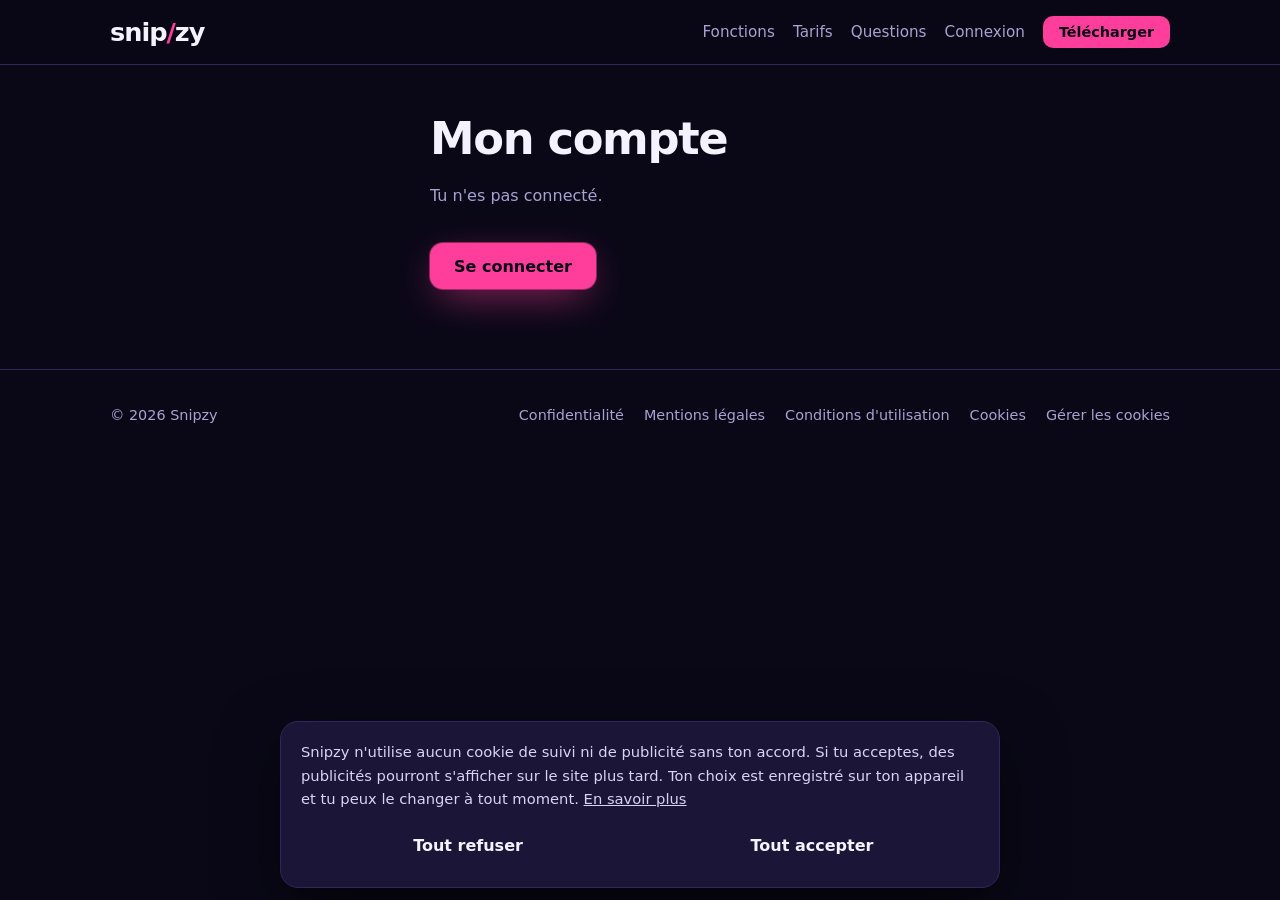
<file: compte.html>
<!doctype html>
<html lang="fr"><head><meta charset="utf-8">
<meta http-equiv="Content-Security-Policy" content="default-src 'self'; script-src 'self'; style-src 'self' 'unsafe-inline'; img-src 'self' data:; media-src 'self'; font-src 'self'; connect-src 'self' https://lhloyuasymrsghwwcomt.supabase.co; object-src 'none'; base-uri 'self'; form-action 'self'">
<meta name="viewport" content="width=device-width,initial-scale=1">
<title>Mon compte - Snipzy</title>
<meta name="description" content="Ton compte Snipzy.">
<meta name="theme-color" content="#0a0817">
<link rel="icon" href="data:image/svg+xml,%3Csvg xmlns='http://www.w3.org/2000/svg' viewBox='0 0 64 64'%3E%3Crect width='64' height='64' rx='16' fill='%230a0817'/%3E%3Cpath d='M38 12 24 52' stroke='%23ff3d9a' stroke-width='8' stroke-linecap='round'/%3E%3C/svg%3E">
<link rel="stylesheet" href="style.css">
</head>
<body>
<a class="skip" href="#main">Aller au contenu</a>
<header class="nav"><div class="wrap">
  <a class="logo" href="index.html" aria-label="Snipzy, accueil">snip<i>/</i>zy</a>
  <div class="links">
    <a class="l" href="index.html#fonctions">Fonctions</a>
    <a class="l" href="index.html#tarifs">Tarifs</a>
    <a class="l" href="index.html#faq">Questions</a>
    <a class="l keep" id="navAcc" href="connexion.html">Connexion</a>
    <a class="btn small" href="telecharger.html">Télécharger</a>
  </div>
</div></header>
<main id="main">
<div class="auth">
<h1>Mon compte</h1>
<div id="wait" class="msg">Chargement…</div>

<div id="boxOut" hidden>
  <p class="sect-lead">Tu n'es pas connecté.</p>
  <a class="btn" href="connexion.html">Se connecter</a>
</div>

<div id="boxIn" hidden>
  <div class="card"><table class="kv">
    <tr><th>Email</th><td id="cMail"></td></tr>
    <tr><th>Formule</th><td id="cPlan"></td></tr>
    <tr><th>Compte créé le</th><td id="cDate"></td></tr>
  </table></div>
  <h2>Mon abonnement</h2>
  <div id="subOn" hidden>
    <p class="sect-lead" id="subInfo"></p>
    <a class="btn ghost" id="portal" href="#" hidden rel="noopener">Gérer mon abonnement</a>
  </div>
  <div id="subOff" hidden>
    <div class="toggle" role="group" aria-label="Facturation">
      <button type="button" id="bM" aria-pressed="true">Mensuel</button>
      <button type="button" id="bY" aria-pressed="false">Annuel</button>
    </div>
    <div class="plans2">
      <div class="card"><h3>Pro</h3><p class="price2" id="pPro"></p><p>Vidéos illimitées, 1080p, sans filigrane.</p><a class="btn" id="buyPro" href="#">Choisir Pro</a></div>
      <div class="card"><h3>Studio</h3><p class="price2" id="pStudio"></p><p>Tout Pro, sans limite de durée, 3 ordinateurs.</p><a class="btn" id="buyStudio" href="#">Choisir Studio</a></div>
    </div>
    <div class="consent">
      <label><input type="checkbox" id="ok1"><span>J'ai lu et j'accepte les <a href="conditions.html" target="_blank" rel="noopener">conditions d'utilisation</a> et la <a href="confidentialite.html" target="_blank" rel="noopener">politique de confidentialité</a>.</span></label>
      <label><input type="checkbox" id="ok2"><span>Je demande l'accès immédiat au service et je reconnais que mon droit de rétractation de 14 jours peut être limité ou perdu une fois le service commencé (voir l'article 7 des conditions).</span></label>
    </div>
    <p class="fine" id="subNote"></p>
  </div>

  <h2>Changer de mot de passe</h2>
  <form id="fPw" class="form" novalidate>
    <label for="npw">Nouveau mot de passe (10 caractères minimum)</label>
    <input id="npw" type="password" autocomplete="new-password" minlength="10" required>
    <button class="btn" type="submit">Enregistrer</button>
  </form>

  <div class="cta" style="margin-top:28px">
    <button class="btn ghost" type="button" id="logout">Se déconnecter</button>
  </div>

  <h2>Supprimer mon compte</h2>
  <p class="sect-lead">Ton compte et tes données sont effacés définitivement. Cette action est irréversible.</p>
  <button class="btn ghost danger" type="button" id="del">Supprimer mon compte</button>
</div>

<div id="msg" class="msg" role="status" aria-live="polite" hidden></div>
</div>
</main>
<footer><div class="wrap">
  <span>© <span id="yr">2026</span> Snipzy</span>
  <nav aria-label="Pages légales">
    <a href="confidentialite.html">Confidentialité</a>
    <a href="mentions-legales.html">Mentions légales</a>
    <a href="conditions.html">Conditions d'utilisation</a>
    <a href="cookies.html">Cookies</a>
    <button type="button" class="lnk" id="cookie-reopen">Gérer les cookies</button>
  </nav>
</div></footer>

<div id="cookie" role="dialog" aria-label="Choix des cookies" hidden>
  <p>Snipzy n'utilise aucun cookie de suivi ni de publicité sans ton accord. Si tu acceptes, des publicités pourront s'afficher sur le site plus tard. Ton choix est enregistré sur ton appareil et tu peux le changer à tout moment. <a href="cookies.html">En savoir plus</a></p>
  <div class="row">
    <button type="button" class="btn ghost" id="cookie-refuse">Tout refuser</button>
    <button type="button" class="btn ghost" id="cookie-accept">Tout accepter</button>
  </div>
</div>
<script src="config.js"></script>
<script src="auth.js"></script>
<script src="compte.js"></script>
<script src="site.js"></script>
</body></html>
</file>
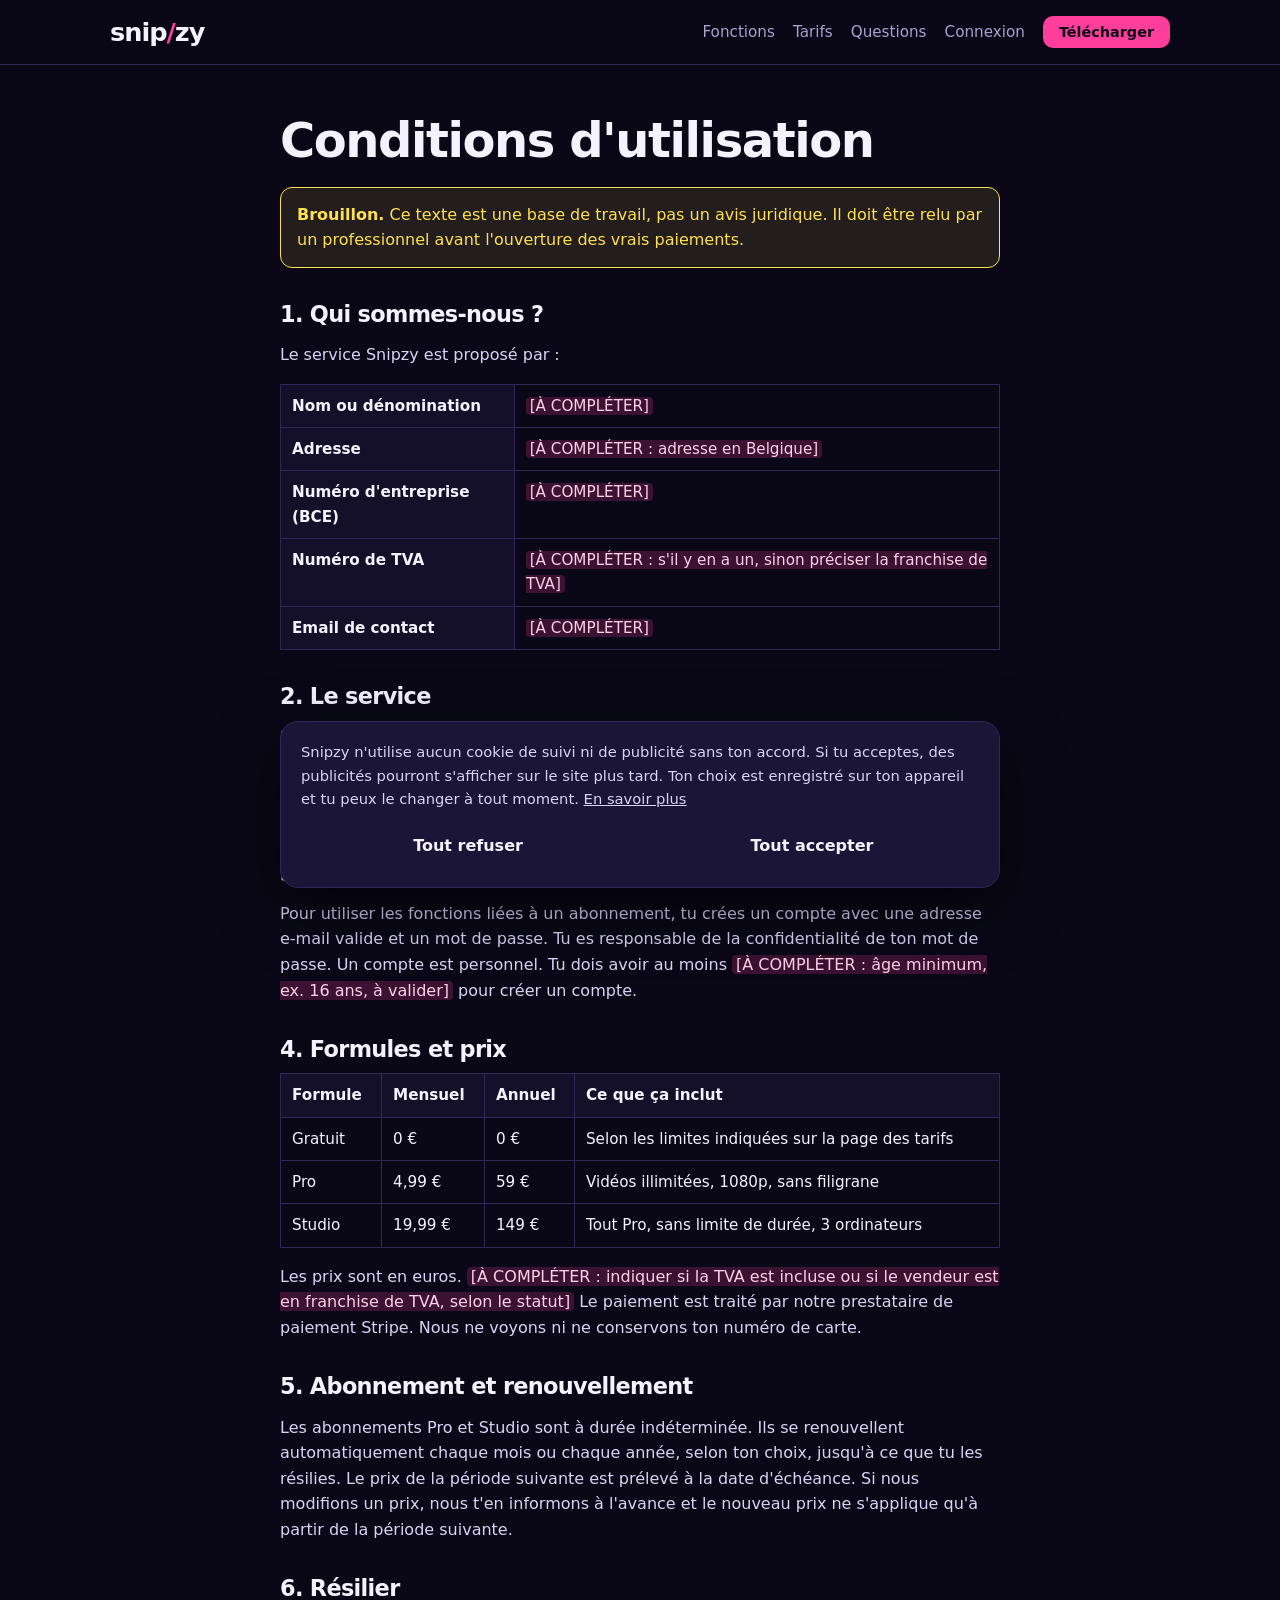
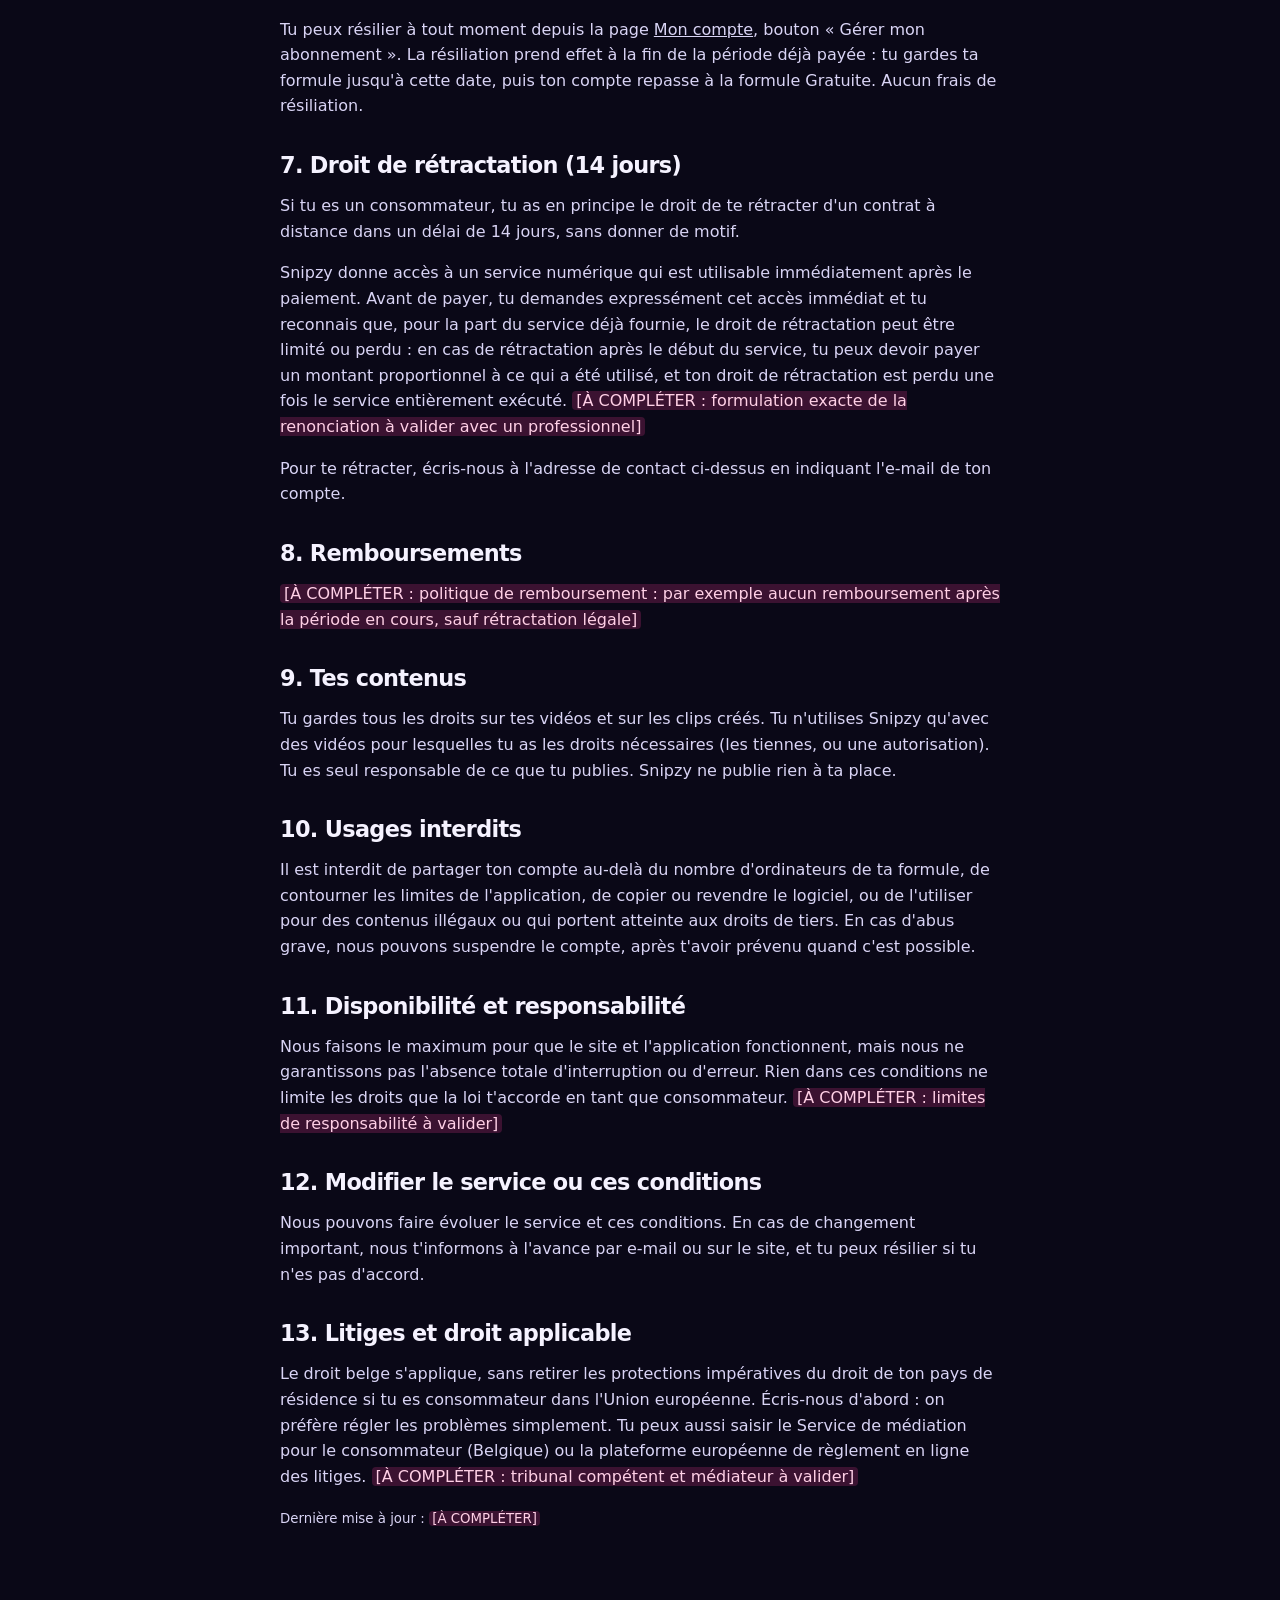
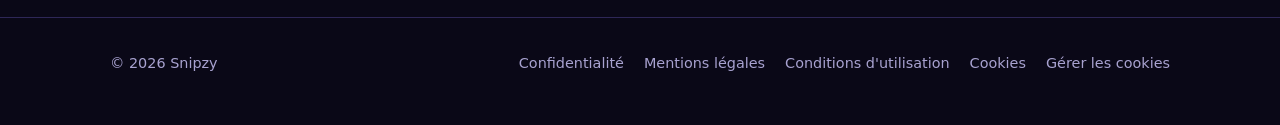
<file: conditions.html>
<!doctype html>
<html lang="fr"><head><meta charset="utf-8">
<meta http-equiv="Content-Security-Policy" content="default-src 'self'; script-src 'self'; style-src 'self' 'unsafe-inline'; img-src 'self' data:; media-src 'self'; font-src 'self'; connect-src 'self' https://lhloyuasymrsghwwcomt.supabase.co; object-src 'none'; base-uri 'self'; form-action 'self'">
<meta name="viewport" content="width=device-width,initial-scale=1">
<title>Conditions d'utilisation - Snipzy</title>
<meta name="description" content="Les conditions d'utilisation de Snipzy.">
<meta name="theme-color" content="#0a0817">
<link rel="icon" href="data:image/svg+xml,%3Csvg xmlns='http://www.w3.org/2000/svg' viewBox='0 0 64 64'%3E%3Crect width='64' height='64' rx='16' fill='%230a0817'/%3E%3Cpath d='M38 12 24 52' stroke='%23ff3d9a' stroke-width='8' stroke-linecap='round'/%3E%3C/svg%3E">
<link rel="stylesheet" href="style.css">
</head>
<body>
<a class="skip" href="#main">Aller au contenu</a>
<header class="nav"><div class="wrap">
  <a class="logo" href="index.html" aria-label="Snipzy, accueil">snip<i>/</i>zy</a>
  <div class="links">
    <a class="l" href="index.html#fonctions">Fonctions</a>
    <a class="l" href="index.html#tarifs">Tarifs</a>
    <a class="l" href="index.html#faq">Questions</a>
    <a class="l keep" id="navAcc" href="connexion.html">Connexion</a>
    <a class="btn small" href="telecharger.html">Télécharger</a>
  </div>
</div></header>
<main id="main">
<div class="doc">
<h1>Conditions d'utilisation</h1>
<div class="draft"><strong>Brouillon.</strong> Ce texte est une base de travail, pas un avis juridique. Il doit être relu par un professionnel avant l'ouverture des vrais paiements.</div>
<h2>1. Qui sommes-nous ?</h2>
<p>Le service Snipzy est proposé par :</p>
<table>
<tr><th>Nom ou dénomination</th><td><mark class="todo">[À COMPLÉTER]</mark></td></tr>
<tr><th>Adresse</th><td><mark class="todo">[À COMPLÉTER : adresse en Belgique]</mark></td></tr>
<tr><th>Numéro d'entreprise (BCE)</th><td><mark class="todo">[À COMPLÉTER]</mark></td></tr>
<tr><th>Numéro de TVA</th><td><mark class="todo">[À COMPLÉTER : s'il y en a un, sinon préciser la franchise de TVA]</mark></td></tr>
<tr><th>Email de contact</th><td><mark class="todo">[À COMPLÉTER]</mark></td></tr>
</table>
<h2>2. Le service</h2>
<p>Snipzy est une application pour Windows qui découpe une vidéo en clips courts, ajoute des sous-titres et recadre l'image. Le site permet de créer un compte, de souscrire un abonnement, de le gérer et de télécharger l'application. Le traitement des vidéos se fait sur ton ordinateur.</p>
<h2>3. Compte</h2>
<p>Pour utiliser les fonctions liées à un abonnement, tu crées un compte avec une adresse e-mail valide et un mot de passe. Tu es responsable de la confidentialité de ton mot de passe. Un compte est personnel. Tu dois avoir au moins <mark class="todo">[À COMPLÉTER : âge minimum, ex. 16 ans, à valider]</mark> pour créer un compte.</p>
<h2>4. Formules et prix</h2>
<table>
<tr><th>Formule</th><th>Mensuel</th><th>Annuel</th><th>Ce que ça inclut</th></tr>
<tr><td>Gratuit</td><td>0 €</td><td>0 €</td><td>Selon les limites indiquées sur la page des tarifs</td></tr>
<tr><td>Pro</td><td>4,99 €</td><td>59 €</td><td>Vidéos illimitées, 1080p, sans filigrane</td></tr>
<tr><td>Studio</td><td>19,99 €</td><td>149 €</td><td>Tout Pro, sans limite de durée, 3 ordinateurs</td></tr>
</table>
<p>Les prix sont en euros. <mark class="todo">[À COMPLÉTER : indiquer si la TVA est incluse ou si le vendeur est en franchise de TVA, selon le statut]</mark> Le paiement est traité par notre prestataire de paiement Stripe. Nous ne voyons ni ne conservons ton numéro de carte.</p>
<h2>5. Abonnement et renouvellement</h2>
<p>Les abonnements Pro et Studio sont à durée indéterminée. Ils se renouvellent automatiquement chaque mois ou chaque année, selon ton choix, jusqu'à ce que tu les résilies. Le prix de la période suivante est prélevé à la date d'échéance. Si nous modifions un prix, nous t'en informons à l'avance et le nouveau prix ne s'applique qu'à partir de la période suivante.</p>
<h2>6. Résilier</h2>
<p>Tu peux résilier à tout moment depuis la page <a href="compte.html">Mon compte</a>, bouton « Gérer mon abonnement ». La résiliation prend effet à la fin de la période déjà payée : tu gardes ta formule jusqu'à cette date, puis ton compte repasse à la formule Gratuite. Aucun frais de résiliation.</p>
<h2>7. Droit de rétractation (14 jours)</h2>
<p>Si tu es un consommateur, tu as en principe le droit de te rétracter d'un contrat à distance dans un délai de 14 jours, sans donner de motif.</p>
<p>Snipzy donne accès à un service numérique qui est utilisable immédiatement après le paiement. Avant de payer, tu demandes expressément cet accès immédiat et tu reconnais que, pour la part du service déjà fournie, le droit de rétractation peut être limité ou perdu : en cas de rétractation après le début du service, tu peux devoir payer un montant proportionnel à ce qui a été utilisé, et ton droit de rétractation est perdu une fois le service entièrement exécuté. <mark class="todo">[À COMPLÉTER : formulation exacte de la renonciation à valider avec un professionnel]</mark></p>
<p>Pour te rétracter, écris-nous à l'adresse de contact ci-dessus en indiquant l'e-mail de ton compte.</p>
<h2>8. Remboursements</h2>
<p><mark class="todo">[À COMPLÉTER : politique de remboursement : par exemple aucun remboursement après la période en cours, sauf rétractation légale]</mark></p>
<h2>9. Tes contenus</h2>
<p>Tu gardes tous les droits sur tes vidéos et sur les clips créés. Tu n'utilises Snipzy qu'avec des vidéos pour lesquelles tu as les droits nécessaires (les tiennes, ou une autorisation). Tu es seul responsable de ce que tu publies. Snipzy ne publie rien à ta place.</p>
<h2>10. Usages interdits</h2>
<p>Il est interdit de partager ton compte au-delà du nombre d'ordinateurs de ta formule, de contourner les limites de l'application, de copier ou revendre le logiciel, ou de l'utiliser pour des contenus illégaux ou qui portent atteinte aux droits de tiers. En cas d'abus grave, nous pouvons suspendre le compte, après t'avoir prévenu quand c'est possible.</p>
<h2>11. Disponibilité et responsabilité</h2>
<p>Nous faisons le maximum pour que le site et l'application fonctionnent, mais nous ne garantissons pas l'absence totale d'interruption ou d'erreur. Rien dans ces conditions ne limite les droits que la loi t'accorde en tant que consommateur. <mark class="todo">[À COMPLÉTER : limites de responsabilité à valider]</mark></p>
<h2>12. Modifier le service ou ces conditions</h2>
<p>Nous pouvons faire évoluer le service et ces conditions. En cas de changement important, nous t'informons à l'avance par e-mail ou sur le site, et tu peux résilier si tu n'es pas d'accord.</p>
<h2>13. Litiges et droit applicable</h2>
<p>Le droit belge s'applique, sans retirer les protections impératives du droit de ton pays de résidence si tu es consommateur dans l'Union européenne. Écris-nous d'abord : on préfère régler les problèmes simplement. Tu peux aussi saisir le Service de médiation pour le consommateur (Belgique) ou la plateforme européenne de règlement en ligne des litiges. <mark class="todo">[À COMPLÉTER : tribunal compétent et médiateur à valider]</mark></p>
<p><small>Dernière mise à jour : <mark class="todo">[À COMPLÉTER]</mark></small></p>
</div>

</main>
<footer><div class="wrap">
  <span>© <span id="yr">2026</span> Snipzy</span>
  <nav aria-label="Pages légales">
    <a href="confidentialite.html">Confidentialité</a>
    <a href="mentions-legales.html">Mentions légales</a>
    <a href="conditions.html">Conditions d'utilisation</a>
    <a href="cookies.html">Cookies</a>
    <button type="button" class="lnk" id="cookie-reopen">Gérer les cookies</button>
  </nav>
</div></footer>

<div id="cookie" role="dialog" aria-label="Choix des cookies" hidden>
  <p>Snipzy n'utilise aucun cookie de suivi ni de publicité sans ton accord. Si tu acceptes, des publicités pourront s'afficher sur le site plus tard. Ton choix est enregistré sur ton appareil et tu peux le changer à tout moment. <a href="cookies.html">En savoir plus</a></p>
  <div class="row">
    <button type="button" class="btn ghost" id="cookie-refuse">Tout refuser</button>
    <button type="button" class="btn ghost" id="cookie-accept">Tout accepter</button>
  </div>
</div>
<script src="site.js"></script>
</body></html>
</file>
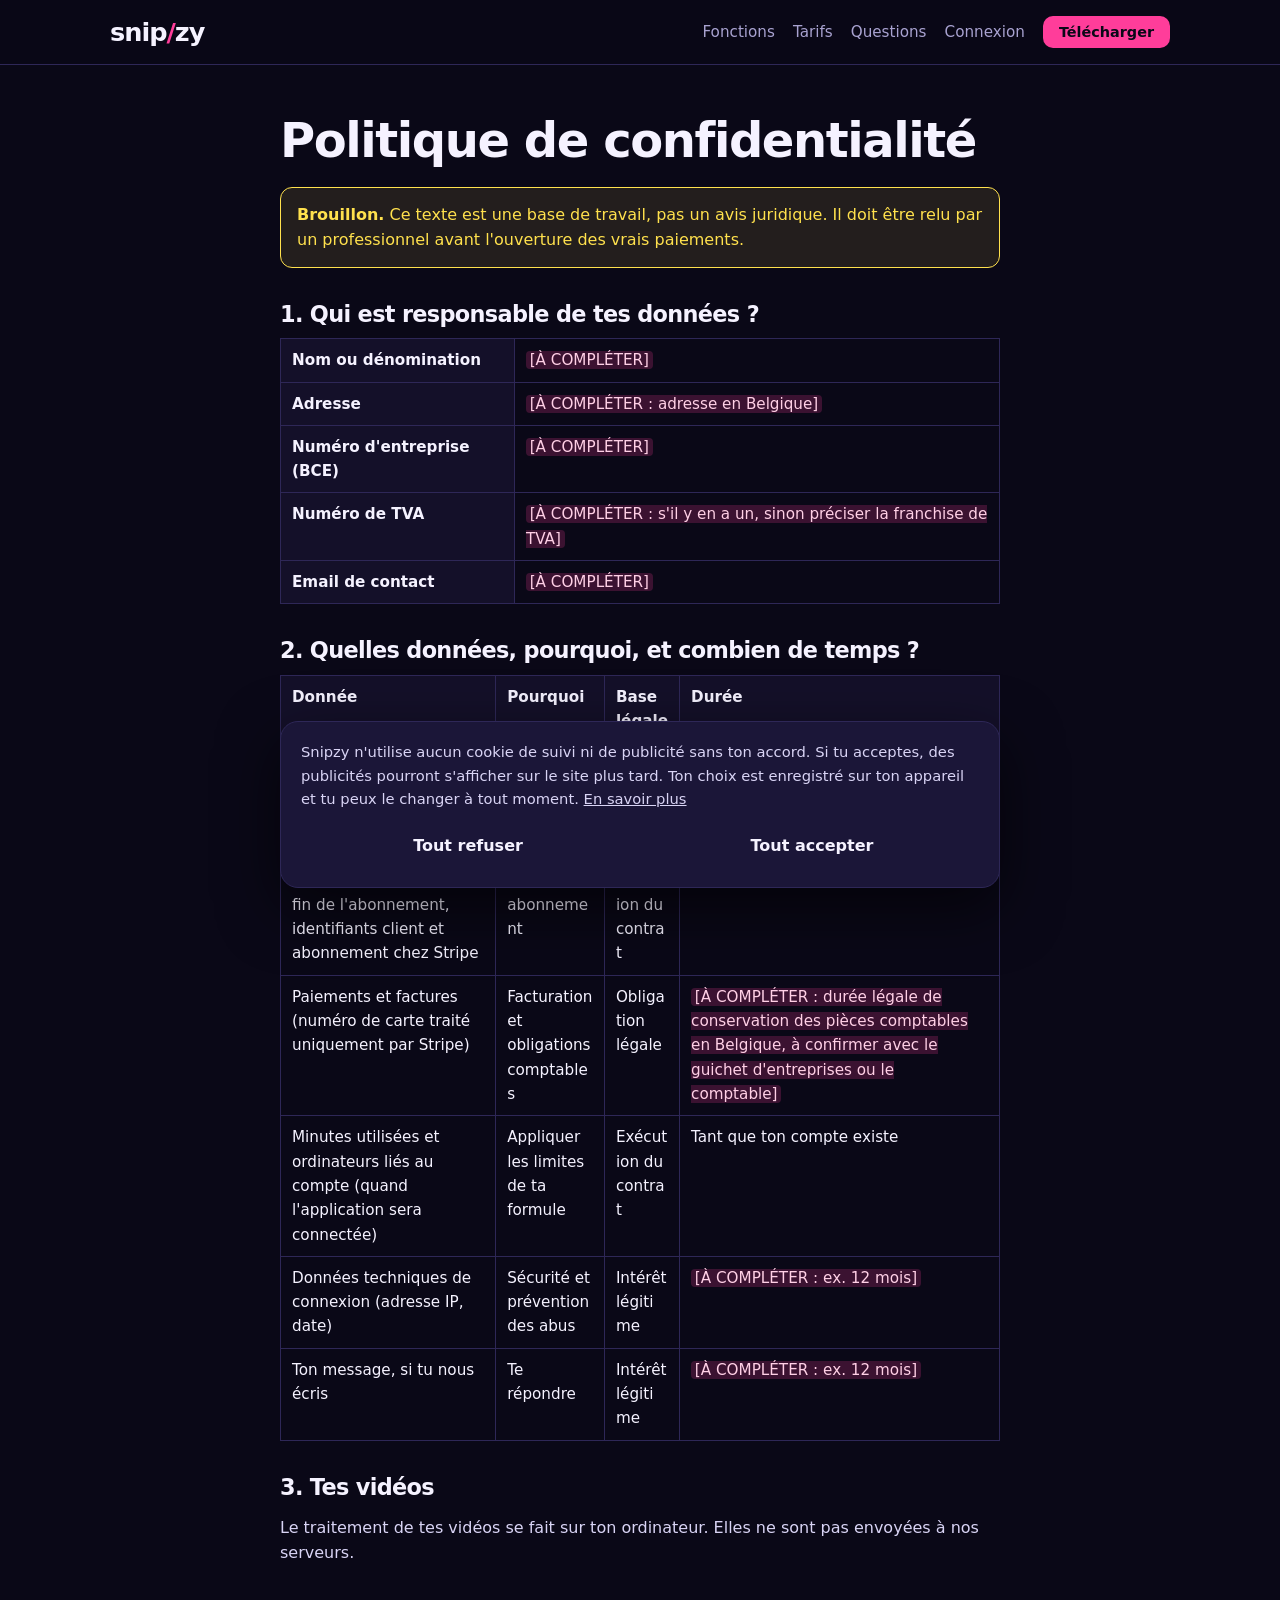
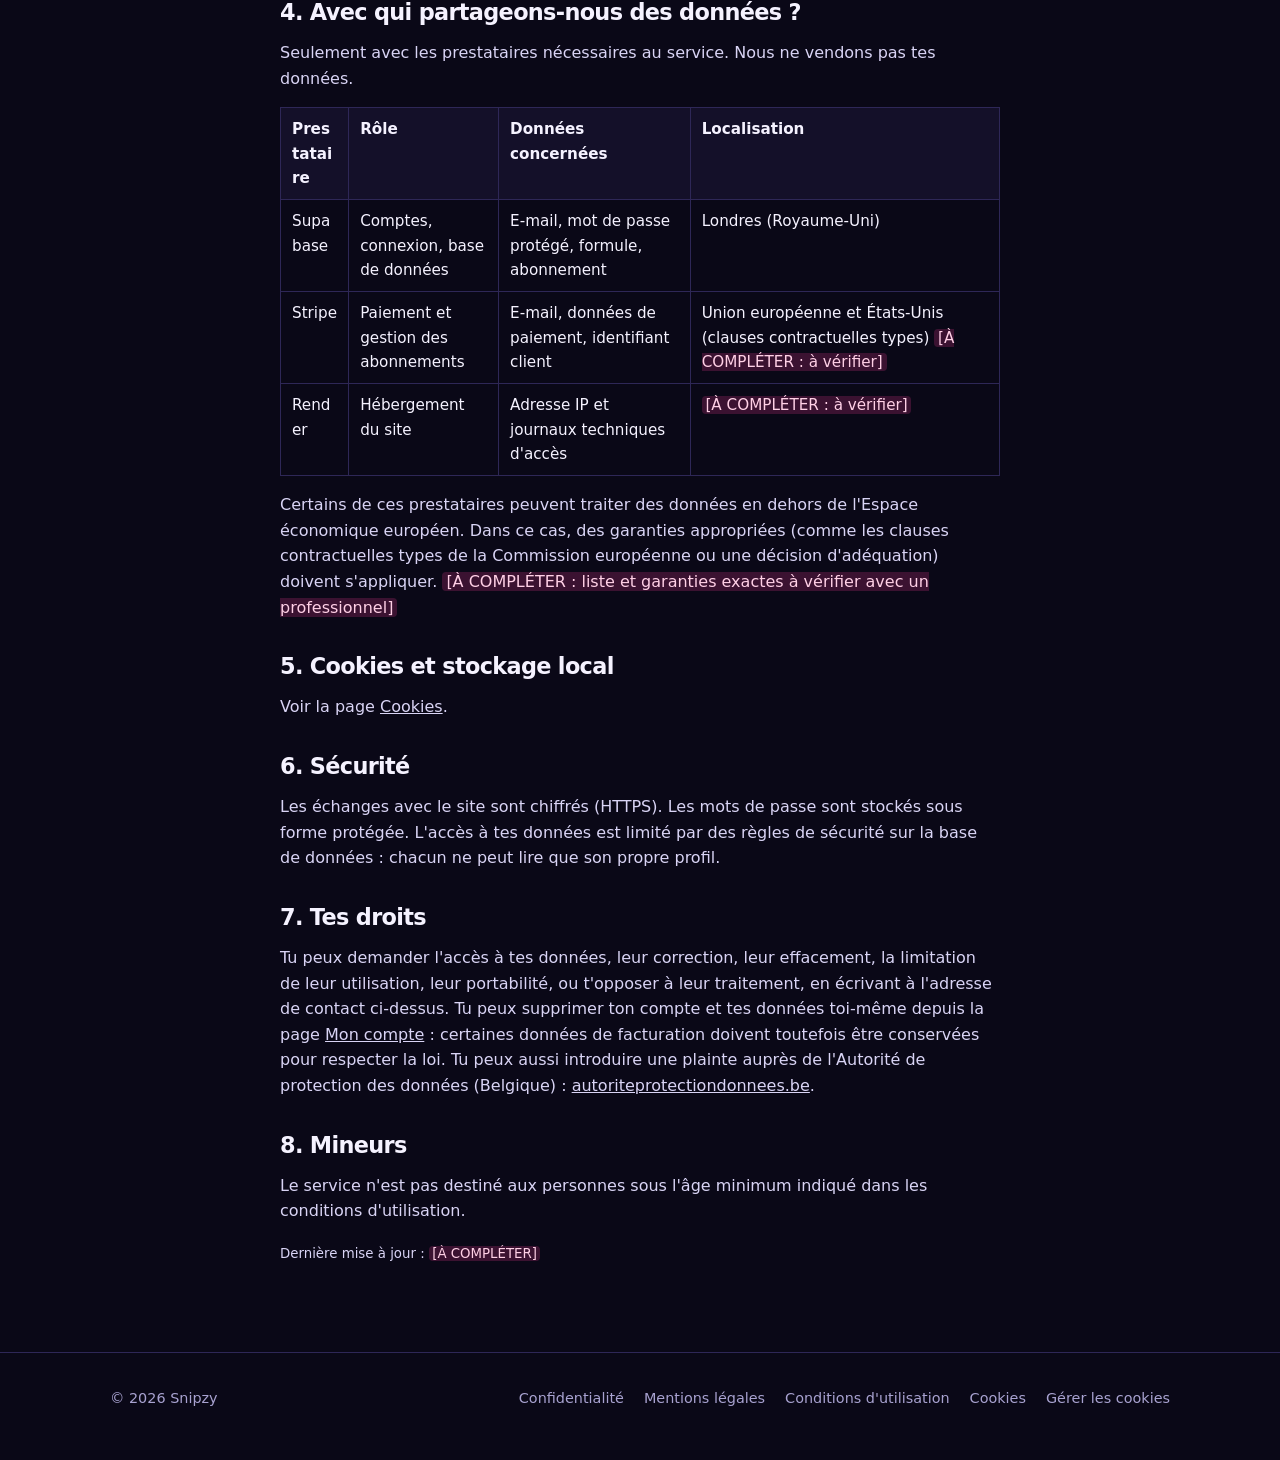
<file: confidentialite.html>
<!doctype html>
<html lang="fr"><head><meta charset="utf-8">
<meta http-equiv="Content-Security-Policy" content="default-src 'self'; script-src 'self'; style-src 'self' 'unsafe-inline'; img-src 'self' data:; media-src 'self'; font-src 'self'; connect-src 'self' https://lhloyuasymrsghwwcomt.supabase.co; object-src 'none'; base-uri 'self'; form-action 'self'">
<meta name="viewport" content="width=device-width,initial-scale=1">
<title>Politique de confidentialité - Snipzy</title>
<meta name="description" content="Comment Snipzy traite tes données.">
<meta name="theme-color" content="#0a0817">
<link rel="icon" href="data:image/svg+xml,%3Csvg xmlns='http://www.w3.org/2000/svg' viewBox='0 0 64 64'%3E%3Crect width='64' height='64' rx='16' fill='%230a0817'/%3E%3Cpath d='M38 12 24 52' stroke='%23ff3d9a' stroke-width='8' stroke-linecap='round'/%3E%3C/svg%3E">
<link rel="stylesheet" href="style.css">
</head>
<body>
<a class="skip" href="#main">Aller au contenu</a>
<header class="nav"><div class="wrap">
  <a class="logo" href="index.html" aria-label="Snipzy, accueil">snip<i>/</i>zy</a>
  <div class="links">
    <a class="l" href="index.html#fonctions">Fonctions</a>
    <a class="l" href="index.html#tarifs">Tarifs</a>
    <a class="l" href="index.html#faq">Questions</a>
    <a class="l keep" id="navAcc" href="connexion.html">Connexion</a>
    <a class="btn small" href="telecharger.html">Télécharger</a>
  </div>
</div></header>
<main id="main">
<div class="doc">
<h1>Politique de confidentialité</h1>
<div class="draft"><strong>Brouillon.</strong> Ce texte est une base de travail, pas un avis juridique. Il doit être relu par un professionnel avant l'ouverture des vrais paiements.</div>
<h2>1. Qui est responsable de tes données ?</h2>
<table>
<tr><th>Nom ou dénomination</th><td><mark class="todo">[À COMPLÉTER]</mark></td></tr>
<tr><th>Adresse</th><td><mark class="todo">[À COMPLÉTER : adresse en Belgique]</mark></td></tr>
<tr><th>Numéro d'entreprise (BCE)</th><td><mark class="todo">[À COMPLÉTER]</mark></td></tr>
<tr><th>Numéro de TVA</th><td><mark class="todo">[À COMPLÉTER : s'il y en a un, sinon préciser la franchise de TVA]</mark></td></tr>
<tr><th>Email de contact</th><td><mark class="todo">[À COMPLÉTER]</mark></td></tr>
</table>
<h2>2. Quelles données, pourquoi, et combien de temps ?</h2>
<table>
<tr><th>Donnée</th><th>Pourquoi</th><th>Base légale</th><th>Durée</th></tr>
<tr><td>E-mail et mot de passe (le mot de passe est stocké protégé, jamais en clair)</td><td>Créer et sécuriser ton compte</td><td>Exécution du contrat</td><td>Tant que ton compte existe</td></tr>
<tr><td>Formule, état et date de fin de l'abonnement, identifiants client et abonnement chez Stripe</td><td>Gérer ton abonnement</td><td>Exécution du contrat</td><td>Tant que ton compte existe</td></tr>
<tr><td>Paiements et factures (numéro de carte traité uniquement par Stripe)</td><td>Facturation et obligations comptables</td><td>Obligation légale</td><td><mark class="todo">[À COMPLÉTER : durée légale de conservation des pièces comptables en Belgique, à confirmer avec le guichet d'entreprises ou le comptable]</mark></td></tr>
<tr><td>Minutes utilisées et ordinateurs liés au compte (quand l'application sera connectée)</td><td>Appliquer les limites de ta formule</td><td>Exécution du contrat</td><td>Tant que ton compte existe</td></tr>
<tr><td>Données techniques de connexion (adresse IP, date)</td><td>Sécurité et prévention des abus</td><td>Intérêt légitime</td><td><mark class="todo">[À COMPLÉTER : ex. 12 mois]</mark></td></tr>
<tr><td>Ton message, si tu nous écris</td><td>Te répondre</td><td>Intérêt légitime</td><td><mark class="todo">[À COMPLÉTER : ex. 12 mois]</mark></td></tr>
</table>
<h2>3. Tes vidéos</h2>
<p>Le traitement de tes vidéos se fait sur ton ordinateur. Elles ne sont pas envoyées à nos serveurs.</p>
<h2>4. Avec qui partageons-nous des données ?</h2>
<p>Seulement avec les prestataires nécessaires au service. Nous ne vendons pas tes données.</p>
<table>
<tr><th>Prestataire</th><th>Rôle</th><th>Données concernées</th><th>Localisation</th></tr>
<tr><td>Supabase</td><td>Comptes, connexion, base de données</td><td>E-mail, mot de passe protégé, formule, abonnement</td><td>Londres (Royaume-Uni)</td></tr>
<tr><td>Stripe</td><td>Paiement et gestion des abonnements</td><td>E-mail, données de paiement, identifiant client</td><td>Union européenne et États-Unis (clauses contractuelles types) <mark class="todo">[À COMPLÉTER : à vérifier]</mark></td></tr>
<tr><td>Render</td><td>Hébergement du site</td><td>Adresse IP et journaux techniques d'accès</td><td><mark class="todo">[À COMPLÉTER : à vérifier]</mark></td></tr>
</table>
<p>Certains de ces prestataires peuvent traiter des données en dehors de l'Espace économique européen. Dans ce cas, des garanties appropriées (comme les clauses contractuelles types de la Commission européenne ou une décision d'adéquation) doivent s'appliquer. <mark class="todo">[À COMPLÉTER : liste et garanties exactes à vérifier avec un professionnel]</mark></p>
<h2>5. Cookies et stockage local</h2>
<p>Voir la page <a href="cookies.html">Cookies</a>.</p>
<h2>6. Sécurité</h2>
<p>Les échanges avec le site sont chiffrés (HTTPS). Les mots de passe sont stockés sous forme protégée. L'accès à tes données est limité par des règles de sécurité sur la base de données : chacun ne peut lire que son propre profil.</p>
<h2>7. Tes droits</h2>
<p>Tu peux demander l'accès à tes données, leur correction, leur effacement, la limitation de leur utilisation, leur portabilité, ou t'opposer à leur traitement, en écrivant à l'adresse de contact ci-dessus. Tu peux supprimer ton compte et tes données toi-même depuis la page <a href="compte.html">Mon compte</a> : certaines données de facturation doivent toutefois être conservées pour respecter la loi. Tu peux aussi introduire une plainte auprès de l'Autorité de protection des données (Belgique) : <a href="https://www.autoriteprotectiondonnees.be" rel="noopener">autoriteprotectiondonnees.be</a>.</p>
<h2>8. Mineurs</h2>
<p>Le service n'est pas destiné aux personnes sous l'âge minimum indiqué dans les conditions d'utilisation.</p>
<p><small>Dernière mise à jour : <mark class="todo">[À COMPLÉTER]</mark></small></p>
</div>

</main>
<footer><div class="wrap">
  <span>© <span id="yr">2026</span> Snipzy</span>
  <nav aria-label="Pages légales">
    <a href="confidentialite.html">Confidentialité</a>
    <a href="mentions-legales.html">Mentions légales</a>
    <a href="conditions.html">Conditions d'utilisation</a>
    <a href="cookies.html">Cookies</a>
    <button type="button" class="lnk" id="cookie-reopen">Gérer les cookies</button>
  </nav>
</div></footer>

<div id="cookie" role="dialog" aria-label="Choix des cookies" hidden>
  <p>Snipzy n'utilise aucun cookie de suivi ni de publicité sans ton accord. Si tu acceptes, des publicités pourront s'afficher sur le site plus tard. Ton choix est enregistré sur ton appareil et tu peux le changer à tout moment. <a href="cookies.html">En savoir plus</a></p>
  <div class="row">
    <button type="button" class="btn ghost" id="cookie-refuse">Tout refuser</button>
    <button type="button" class="btn ghost" id="cookie-accept">Tout accepter</button>
  </div>
</div>
<script src="site.js"></script>
</body></html>
</file>
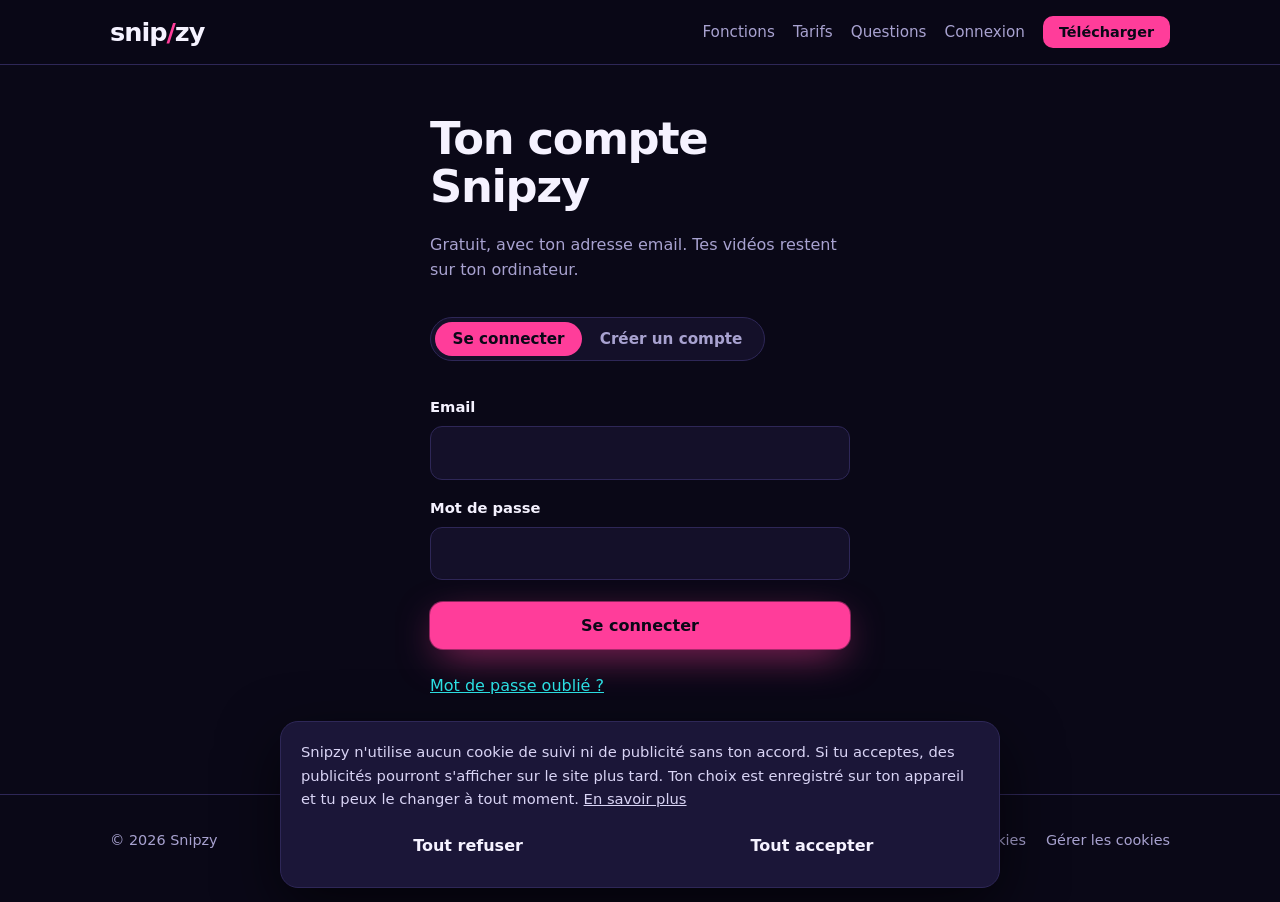
<file: connexion.html>
<!doctype html>
<html lang="fr"><head><meta charset="utf-8">
<meta http-equiv="Content-Security-Policy" content="default-src 'self'; script-src 'self'; style-src 'self' 'unsafe-inline'; img-src 'self' data:; media-src 'self'; font-src 'self'; connect-src 'self' https://lhloyuasymrsghwwcomt.supabase.co; object-src 'none'; base-uri 'self'; form-action 'self'">
<meta name="viewport" content="width=device-width,initial-scale=1">
<title>Connexion - Snipzy</title>
<meta name="description" content="Connecte-toi ou crée ton compte Snipzy.">
<meta name="theme-color" content="#0a0817">
<link rel="icon" href="data:image/svg+xml,%3Csvg xmlns='http://www.w3.org/2000/svg' viewBox='0 0 64 64'%3E%3Crect width='64' height='64' rx='16' fill='%230a0817'/%3E%3Cpath d='M38 12 24 52' stroke='%23ff3d9a' stroke-width='8' stroke-linecap='round'/%3E%3C/svg%3E">
<link rel="stylesheet" href="style.css">
</head>
<body>
<a class="skip" href="#main">Aller au contenu</a>
<header class="nav"><div class="wrap">
  <a class="logo" href="index.html" aria-label="Snipzy, accueil">snip<i>/</i>zy</a>
  <div class="links">
    <a class="l" href="index.html#fonctions">Fonctions</a>
    <a class="l" href="index.html#tarifs">Tarifs</a>
    <a class="l" href="index.html#faq">Questions</a>
    <a class="l keep" id="navAcc" href="connexion.html">Connexion</a>
    <a class="btn small" href="telecharger.html">Télécharger</a>
  </div>
</div></header>
<main id="main">
<div class="auth">
<h1>Ton compte Snipzy</h1>
<p class="sect-lead">Gratuit, avec ton adresse email. Tes vidéos restent sur ton ordinateur.</p>
<div class="toggle" role="tablist" aria-label="Choix"><button type="button" role="tab" id="tabLogin" aria-pressed="true">Se connecter</button><button type="button" role="tab" id="tabSignup" aria-pressed="false">Créer un compte</button></div>

<form id="fLogin" class="form" novalidate>
  <label for="liMail">Email</label>
  <input id="liMail" type="email" autocomplete="email" required>
  <label for="liPw">Mot de passe</label>
  <input id="liPw" type="password" autocomplete="current-password" required>
  <button class="btn" type="submit">Se connecter</button>
  <p><button type="button" class="lnk2" id="forgot">Mot de passe oublié ?</button></p>
</form>

<form id="fSignup" class="form" novalidate hidden>
  <label for="suMail">Email</label>
  <input id="suMail" type="email" autocomplete="email" required>
  <label for="suPw">Mot de passe (10 caractères minimum)</label>
  <input id="suPw" type="password" autocomplete="new-password" minlength="10" required>
  <label class="chk"><input id="suOk" type="checkbox"> <span>J'ai lu les <a href="conditions.html">conditions d'utilisation</a> et la <a href="confidentialite.html">politique de confidentialité</a>.</span></label>
  <button class="btn" type="submit">Créer mon compte</button>
</form>

<div id="msg" class="msg" role="status" aria-live="polite" hidden></div>
</div>
</main>
<footer><div class="wrap">
  <span>© <span id="yr">2026</span> Snipzy</span>
  <nav aria-label="Pages légales">
    <a href="confidentialite.html">Confidentialité</a>
    <a href="mentions-legales.html">Mentions légales</a>
    <a href="conditions.html">Conditions d'utilisation</a>
    <a href="cookies.html">Cookies</a>
    <button type="button" class="lnk" id="cookie-reopen">Gérer les cookies</button>
  </nav>
</div></footer>

<div id="cookie" role="dialog" aria-label="Choix des cookies" hidden>
  <p>Snipzy n'utilise aucun cookie de suivi ni de publicité sans ton accord. Si tu acceptes, des publicités pourront s'afficher sur le site plus tard. Ton choix est enregistré sur ton appareil et tu peux le changer à tout moment. <a href="cookies.html">En savoir plus</a></p>
  <div class="row">
    <button type="button" class="btn ghost" id="cookie-refuse">Tout refuser</button>
    <button type="button" class="btn ghost" id="cookie-accept">Tout accepter</button>
  </div>
</div>
<script src="config.js"></script>
<script src="auth.js"></script>
<script src="connexion.js"></script>
<script src="site.js"></script>
</body></html>
</file>
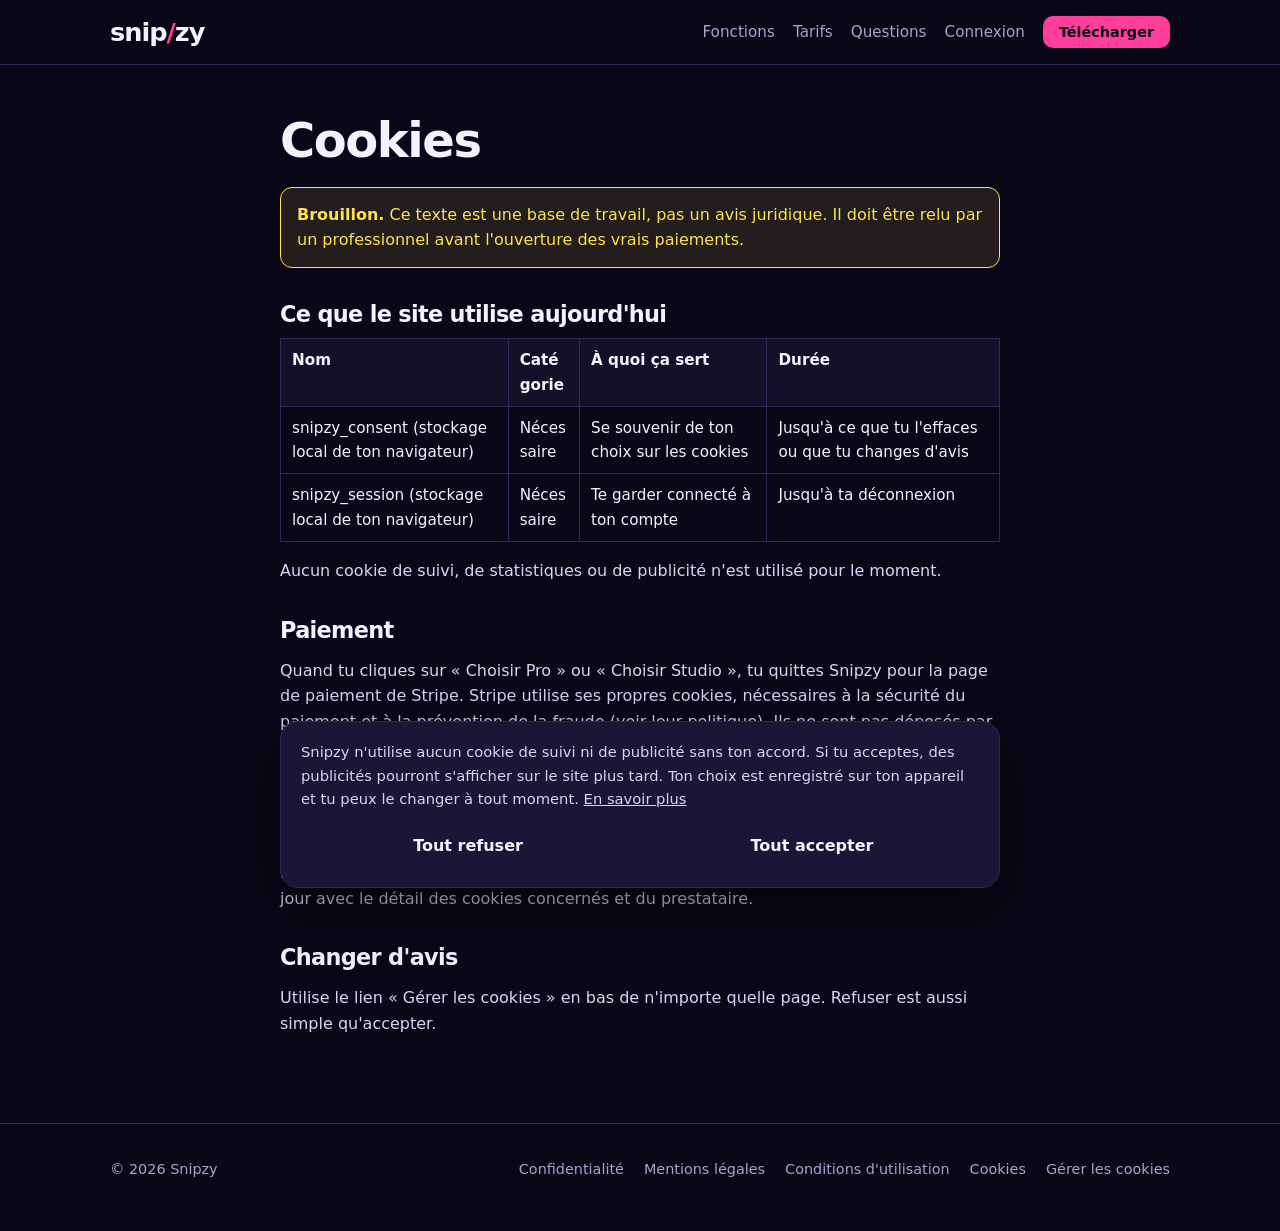
<file: cookies.html>
<!doctype html>
<html lang="fr"><head><meta charset="utf-8">
<meta http-equiv="Content-Security-Policy" content="default-src 'self'; script-src 'self'; style-src 'self' 'unsafe-inline'; img-src 'self' data:; media-src 'self'; font-src 'self'; connect-src 'self' https://lhloyuasymrsghwwcomt.supabase.co; object-src 'none'; base-uri 'self'; form-action 'self'">
<meta name="viewport" content="width=device-width,initial-scale=1">
<title>Cookies - Snipzy</title>
<meta name="description" content="Les cookies utilisés par le site Snipzy et ton choix.">
<meta name="theme-color" content="#0a0817">
<link rel="icon" href="data:image/svg+xml,%3Csvg xmlns='http://www.w3.org/2000/svg' viewBox='0 0 64 64'%3E%3Crect width='64' height='64' rx='16' fill='%230a0817'/%3E%3Cpath d='M38 12 24 52' stroke='%23ff3d9a' stroke-width='8' stroke-linecap='round'/%3E%3C/svg%3E">
<link rel="stylesheet" href="style.css">
</head>
<body>
<a class="skip" href="#main">Aller au contenu</a>
<header class="nav"><div class="wrap">
  <a class="logo" href="index.html" aria-label="Snipzy, accueil">snip<i>/</i>zy</a>
  <div class="links">
    <a class="l" href="index.html#fonctions">Fonctions</a>
    <a class="l" href="index.html#tarifs">Tarifs</a>
    <a class="l" href="index.html#faq">Questions</a>
    <a class="l keep" id="navAcc" href="connexion.html">Connexion</a>
    <a class="btn small" href="telecharger.html">Télécharger</a>
  </div>
</div></header>
<main id="main">
<div class="doc">
<h1>Cookies</h1>
<div class="draft"><strong>Brouillon.</strong> Ce texte est une base de travail, pas un avis juridique. Il doit être relu par un professionnel avant l'ouverture des vrais paiements.</div>
<h2>Ce que le site utilise aujourd'hui</h2>
<table>
<tr><th>Nom</th><th>Catégorie</th><th>À quoi ça sert</th><th>Durée</th></tr>
<tr><td>snipzy_consent (stockage local de ton navigateur)</td><td>Nécessaire</td><td>Se souvenir de ton choix sur les cookies</td><td>Jusqu'à ce que tu l'effaces ou que tu changes d'avis</td></tr>
<tr><td>snipzy_session (stockage local de ton navigateur)</td><td>Nécessaire</td><td>Te garder connecté à ton compte</td><td>Jusqu'à ta déconnexion</td></tr>
</table>
<p>Aucun cookie de suivi, de statistiques ou de publicité n'est utilisé pour le moment.</p>
<h2>Paiement</h2>
<p>Quand tu cliques sur « Choisir Pro » ou « Choisir Studio », tu quittes Snipzy pour la page de paiement de Stripe. Stripe utilise ses propres cookies, nécessaires à la sécurité du paiement et à la prévention de la fraude (voir leur politique). Ils ne sont pas déposés par Snipzy.</p>
<h2>Publicité (pas encore active)</h2>
<p>Des publicités pourront être ajoutées plus tard sur le site, jamais dans l'application. Elles ne seront chargées que si tu les acceptes dans le bandeau. Cette page sera alors mise à jour avec le détail des cookies concernés et du prestataire.</p>
<h2>Changer d'avis</h2>
<p>Utilise le lien « Gérer les cookies » en bas de n'importe quelle page. Refuser est aussi simple qu'accepter.</p>
</div>

</main>
<footer><div class="wrap">
  <span>© <span id="yr">2026</span> Snipzy</span>
  <nav aria-label="Pages légales">
    <a href="confidentialite.html">Confidentialité</a>
    <a href="mentions-legales.html">Mentions légales</a>
    <a href="conditions.html">Conditions d'utilisation</a>
    <a href="cookies.html">Cookies</a>
    <button type="button" class="lnk" id="cookie-reopen">Gérer les cookies</button>
  </nav>
</div></footer>

<div id="cookie" role="dialog" aria-label="Choix des cookies" hidden>
  <p>Snipzy n'utilise aucun cookie de suivi ni de publicité sans ton accord. Si tu acceptes, des publicités pourront s'afficher sur le site plus tard. Ton choix est enregistré sur ton appareil et tu peux le changer à tout moment. <a href="cookies.html">En savoir plus</a></p>
  <div class="row">
    <button type="button" class="btn ghost" id="cookie-refuse">Tout refuser</button>
    <button type="button" class="btn ghost" id="cookie-accept">Tout accepter</button>
  </div>
</div>
<script src="site.js"></script>
</body></html>
</file>
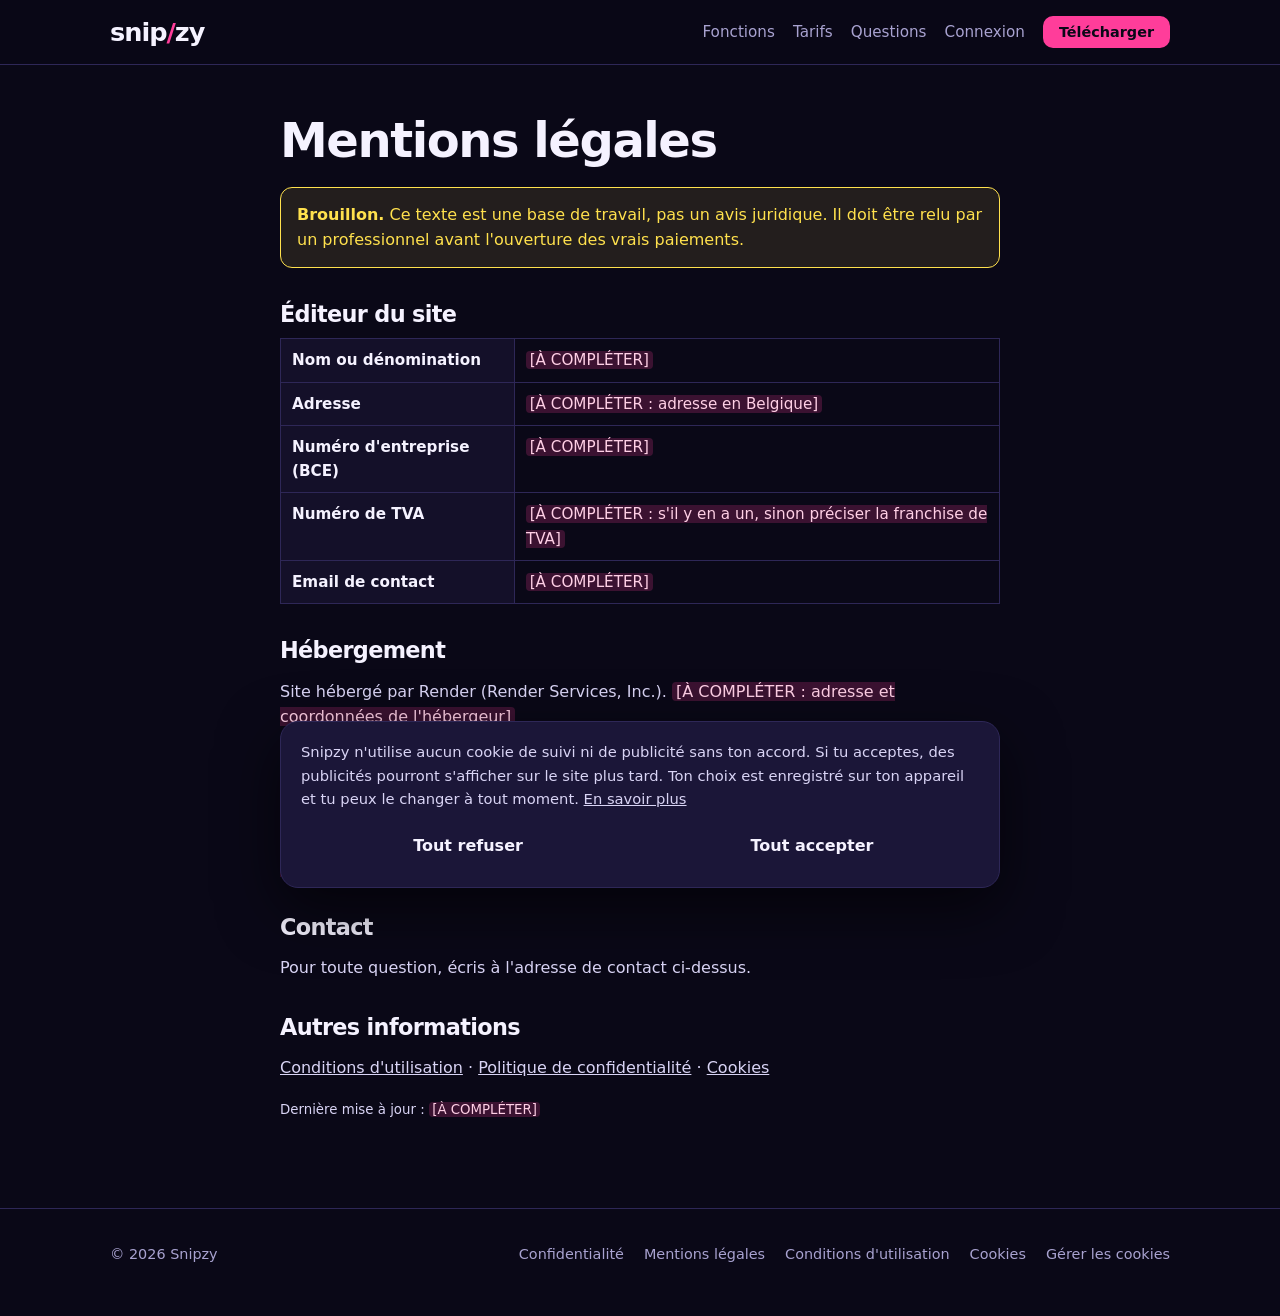
<file: mentions-legales.html>
<!doctype html>
<html lang="fr"><head><meta charset="utf-8">
<meta http-equiv="Content-Security-Policy" content="default-src 'self'; script-src 'self'; style-src 'self' 'unsafe-inline'; img-src 'self' data:; media-src 'self'; font-src 'self'; connect-src 'self' https://lhloyuasymrsghwwcomt.supabase.co; object-src 'none'; base-uri 'self'; form-action 'self'">
<meta name="viewport" content="width=device-width,initial-scale=1">
<title>Mentions légales - Snipzy</title>
<meta name="description" content="Mentions légales de Snipzy.">
<meta name="theme-color" content="#0a0817">
<link rel="icon" href="data:image/svg+xml,%3Csvg xmlns='http://www.w3.org/2000/svg' viewBox='0 0 64 64'%3E%3Crect width='64' height='64' rx='16' fill='%230a0817'/%3E%3Cpath d='M38 12 24 52' stroke='%23ff3d9a' stroke-width='8' stroke-linecap='round'/%3E%3C/svg%3E">
<link rel="stylesheet" href="style.css">
</head>
<body>
<a class="skip" href="#main">Aller au contenu</a>
<header class="nav"><div class="wrap">
  <a class="logo" href="index.html" aria-label="Snipzy, accueil">snip<i>/</i>zy</a>
  <div class="links">
    <a class="l" href="index.html#fonctions">Fonctions</a>
    <a class="l" href="index.html#tarifs">Tarifs</a>
    <a class="l" href="index.html#faq">Questions</a>
    <a class="l keep" id="navAcc" href="connexion.html">Connexion</a>
    <a class="btn small" href="telecharger.html">Télécharger</a>
  </div>
</div></header>
<main id="main">
<div class="doc">
<h1>Mentions légales</h1>
<div class="draft"><strong>Brouillon.</strong> Ce texte est une base de travail, pas un avis juridique. Il doit être relu par un professionnel avant l'ouverture des vrais paiements.</div>
<h2>Éditeur du site</h2>
<table>
<tr><th>Nom ou dénomination</th><td><mark class="todo">[À COMPLÉTER]</mark></td></tr>
<tr><th>Adresse</th><td><mark class="todo">[À COMPLÉTER : adresse en Belgique]</mark></td></tr>
<tr><th>Numéro d'entreprise (BCE)</th><td><mark class="todo">[À COMPLÉTER]</mark></td></tr>
<tr><th>Numéro de TVA</th><td><mark class="todo">[À COMPLÉTER : s'il y en a un, sinon préciser la franchise de TVA]</mark></td></tr>
<tr><th>Email de contact</th><td><mark class="todo">[À COMPLÉTER]</mark></td></tr>
</table>
<h2>Hébergement</h2>
<p>Site hébergé par Render (Render Services, Inc.). <mark class="todo">[À COMPLÉTER : adresse et coordonnées de l'hébergeur]</mark></p>
<h2>Propriété intellectuelle</h2>
<p>Le nom Snipzy, le logo, les textes et le design du site appartiennent à son éditeur. <mark class="todo">[À COMPLÉTER : vérifier la disponibilité du nom Snipzy auprès de l'OPRI/BOIP/EUIPO avant tout dépôt]</mark> Tes vidéos et tes clips restent à toi.</p>
<h2>Contact</h2>
<p>Pour toute question, écris à l'adresse de contact ci-dessus.</p>
<h2>Autres informations</h2>
<p><a href="conditions.html">Conditions d'utilisation</a> · <a href="confidentialite.html">Politique de confidentialité</a> · <a href="cookies.html">Cookies</a></p>
<p><small>Dernière mise à jour : <mark class="todo">[À COMPLÉTER]</mark></small></p>
</div>

</main>
<footer><div class="wrap">
  <span>© <span id="yr">2026</span> Snipzy</span>
  <nav aria-label="Pages légales">
    <a href="confidentialite.html">Confidentialité</a>
    <a href="mentions-legales.html">Mentions légales</a>
    <a href="conditions.html">Conditions d'utilisation</a>
    <a href="cookies.html">Cookies</a>
    <button type="button" class="lnk" id="cookie-reopen">Gérer les cookies</button>
  </nav>
</div></footer>

<div id="cookie" role="dialog" aria-label="Choix des cookies" hidden>
  <p>Snipzy n'utilise aucun cookie de suivi ni de publicité sans ton accord. Si tu acceptes, des publicités pourront s'afficher sur le site plus tard. Ton choix est enregistré sur ton appareil et tu peux le changer à tout moment. <a href="cookies.html">En savoir plus</a></p>
  <div class="row">
    <button type="button" class="btn ghost" id="cookie-refuse">Tout refuser</button>
    <button type="button" class="btn ghost" id="cookie-accept">Tout accepter</button>
  </div>
</div>
<script src="site.js"></script>
</body></html>
</file>
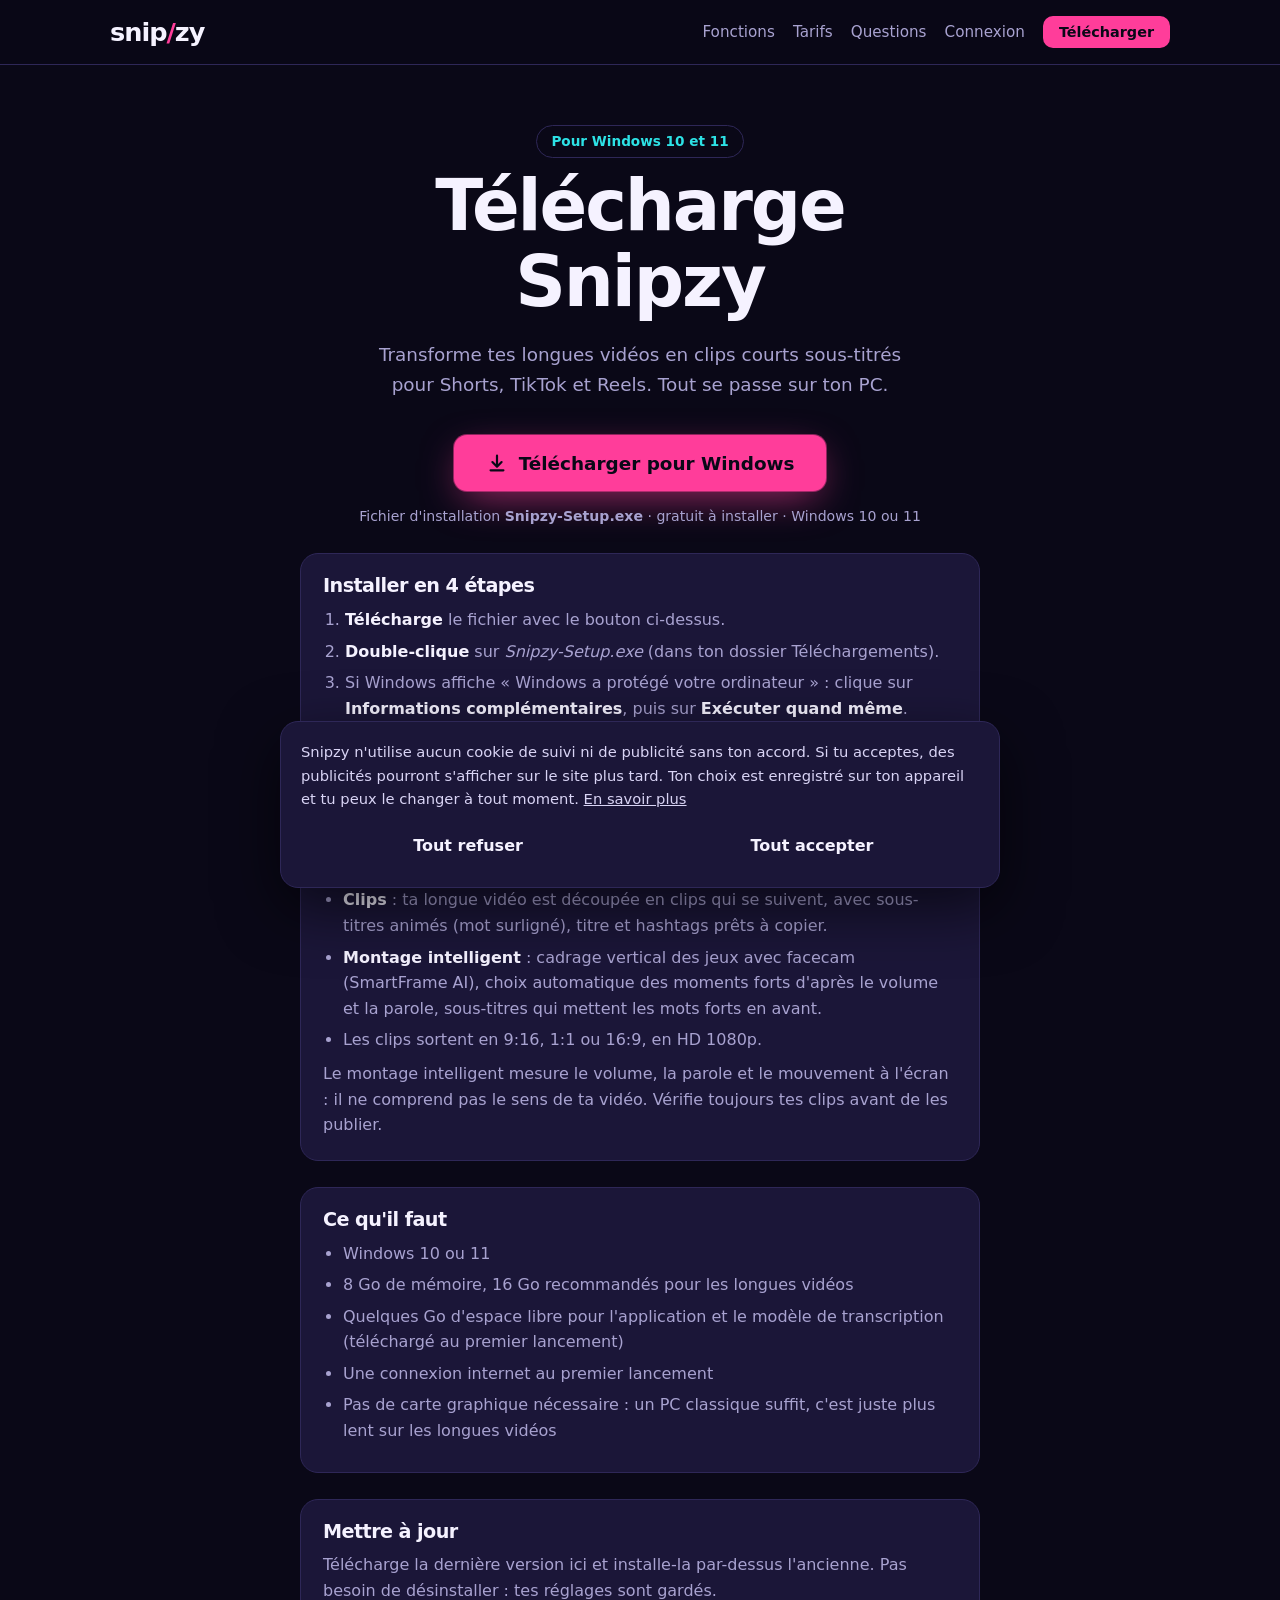
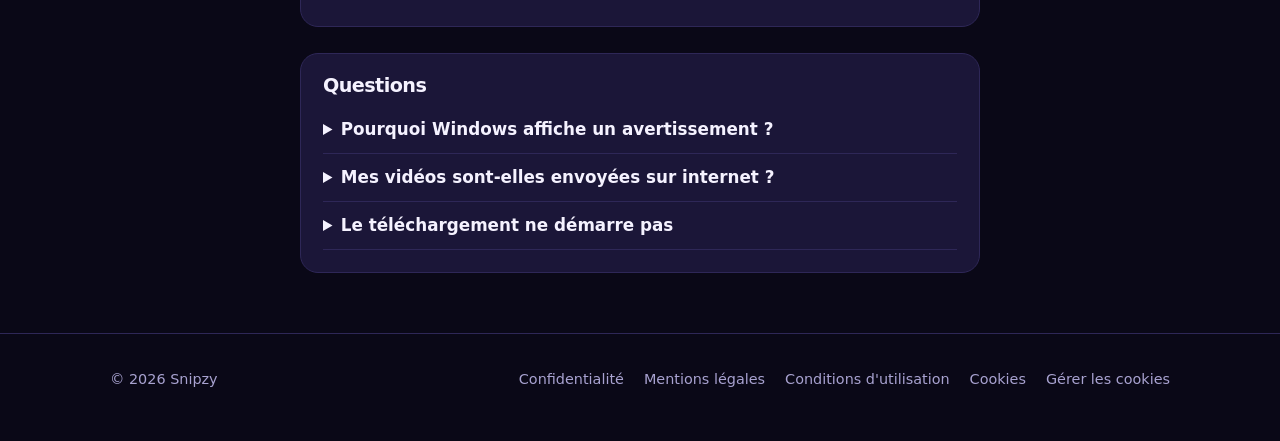
<file: telecharger.html>
<!doctype html>
<html lang="fr"><head><meta charset="utf-8">
<meta http-equiv="Content-Security-Policy" content="default-src 'self'; script-src 'self'; style-src 'self' 'unsafe-inline'; img-src 'self' data:; media-src 'self'; font-src 'self'; connect-src 'self' https://lhloyuasymrsghwwcomt.supabase.co; object-src 'none'; base-uri 'self'; form-action 'self'">
<meta name="viewport" content="width=device-width,initial-scale=1">
<title>Télécharger Snipzy pour Windows</title>
<meta name="description" content="Télécharge Snipzy pour Windows : transforme tes longues vidéos en clips courts sous-titrés, avec montage intelligent pour les jeux.">
<meta name="theme-color" content="#0a0817">
<link rel="icon" href="data:image/svg+xml,%3Csvg xmlns='http://www.w3.org/2000/svg' viewBox='0 0 64 64'%3E%3Crect width='64' height='64' rx='16' fill='%230a0817'/%3E%3Cpath d='M38 12 24 52' stroke='%23ff3d9a' stroke-width='8' stroke-linecap='round'/%3E%3C/svg%3E">
<link rel="stylesheet" href="style.css">
<style>
.kick{display:inline-block;margin:0 0 10px;padding:.3rem .9rem;border:1px solid var(--line);border-radius:999px;color:var(--cyan);font-weight:700;font-size:.85rem}
.btn.big{font-size:1.15rem;padding:1.05rem 2rem;gap:.7rem;margin-top:8px}
.dl .card h3{margin:0 0 10px}
.dl .card ul{margin:0;padding-left:20px;color:var(--mute)}
.dl .card li{margin:6px 0}
.how{margin:0;padding-left:22px;color:var(--mute)}
.how li{margin:9px 0}
.how b,.dl .card li b{color:var(--text)}
details{border-top:1px solid var(--line);padding:10px 0}
details:first-of-type{border-top:0}
summary{cursor:pointer;font-weight:700}
</style>
</head>
<body>
<a class="skip" href="#main">Aller au contenu</a>
<header class="nav"><div class="wrap">
  <a class="logo" href="index.html" aria-label="Snipzy, accueil">snip<i>/</i>zy</a>
  <div class="links">
    <a class="l" href="index.html#fonctions">Fonctions</a>
    <a class="l" href="index.html#tarifs">Tarifs</a>
    <a class="l" href="index.html#faq">Questions</a>
    <a class="l keep" id="navAcc" href="connexion.html">Connexion</a>
    <a class="btn small" href="telecharger.html">Télécharger</a>
  </div>
</div></header>
<main id="main">
<div class="dl">
  <p class="kick">Pour Windows 10 et 11</p>
  <h1>Télécharge Snipzy</h1>
  <p class="lead" style="margin-inline:auto">Transforme tes longues vidéos en clips courts sous-titrés pour Shorts, TikTok et Reels. Tout se passe sur ton PC.</p>
  <a class="btn big" id="dlBtn" href="https://github.com/Dedewa75/snipzy-site/releases/latest/download/Snipzy-Setup.exe" download>
    <svg width="22" height="22" viewBox="0 0 24 24" fill="none" stroke="currentColor" stroke-width="2.4" stroke-linecap="round" stroke-linejoin="round" aria-hidden="true"><path d="M12 4v11M7 11l5 5 5-5M5 20h14"/></svg>
    Télécharger pour Windows
  </a>
  <p class="fine">Fichier d'installation <b>Snipzy-Setup.exe</b> · gratuit à installer · Windows 10 ou 11</p>

  <div class="card">
    <h3>Installer en 4 étapes</h3>
    <ol class="how">
      <li><b>Télécharge</b> le fichier avec le bouton ci-dessus.</li>
      <li><b>Double-clique</b> sur <i>Snipzy-Setup.exe</i> (dans ton dossier Téléchargements).</li>
      <li>Si Windows affiche « Windows a protégé votre ordinateur » : clique sur <b>Informations complémentaires</b>, puis sur <b>Exécuter quand même</b>.</li>
      <li>Clique sur <b>Suivant</b> jusqu'à la fin, puis ouvre <b>Snipzy</b> depuis le Bureau ou le menu Démarrer.</li>
    </ol>
  </div>

  <div class="card">
    <h3>Ce que tu trouves dans l'application</h3>
    <ul>
      <li><b>Clips</b> : ta longue vidéo est découpée en clips qui se suivent, avec sous-titres animés (mot surligné), titre et hashtags prêts à copier.</li>
      <li><b>Montage intelligent</b> : cadrage vertical des jeux avec facecam (SmartFrame AI), choix automatique des moments forts d'après le volume et la parole, sous-titres qui mettent les mots forts en avant.</li>
      <li>Les clips sortent en 9:16, 1:1 ou 16:9, en HD 1080p.</li>
    </ul>
    <p>Le montage intelligent mesure le volume, la parole et le mouvement à l'écran : il ne comprend pas le sens de ta vidéo. Vérifie toujours tes clips avant de les publier.</p>
  </div>

  <div class="card">
    <h3>Ce qu'il faut</h3>
    <ul>
      <li>Windows 10 ou 11</li>
      <li>8 Go de mémoire, 16 Go recommandés pour les longues vidéos</li>
      <li>Quelques Go d'espace libre pour l'application et le modèle de transcription (téléchargé au premier lancement)</li>
      <li>Une connexion internet au premier lancement</li>
      <li>Pas de carte graphique nécessaire : un PC classique suffit, c'est juste plus lent sur les longues vidéos</li>
    </ul>
  </div>

  <div class="card">
    <h3>Mettre à jour</h3>
    <p>Télécharge la dernière version ici et installe-la par-dessus l'ancienne. Pas besoin de désinstaller : tes réglages sont gardés.</p>
  </div>

  <div class="card">
    <h3>Questions</h3>
    <details><summary>Pourquoi Windows affiche un avertissement ?</summary><p>Snipzy n'est pas encore signé numériquement : Windows ne connaît pas encore l'éditeur et prévient par précaution. Les étapes ci-dessus te permettent de continuer. Télécharge toujours Snipzy depuis cette page uniquement.</p></details>
    <details><summary>Mes vidéos sont-elles envoyées sur internet ?</summary><p>Non. Les vidéos sont traitées sur ton PC et les clips sont créés sur ton PC. Internet sert au premier lancement (téléchargement du modèle de transcription et de détection).</p></details>
    <details><summary>Le téléchargement ne démarre pas</summary><p>Réessaie dans une minute. Si ça ne marche toujours pas, écris-nous avec la page ou le message d'erreur que tu vois.</p></details>
  </div>
</div>

</main>
<footer><div class="wrap">
  <span>© <span id="yr">2026</span> Snipzy</span>
  <nav aria-label="Pages légales">
    <a href="confidentialite.html">Confidentialité</a>
    <a href="mentions-legales.html">Mentions légales</a>
    <a href="conditions.html">Conditions d'utilisation</a>
    <a href="cookies.html">Cookies</a>
    <button type="button" class="lnk" id="cookie-reopen">Gérer les cookies</button>
  </nav>
</div></footer>

<div id="cookie" role="dialog" aria-label="Choix des cookies" hidden>
  <p>Snipzy n'utilise aucun cookie de suivi ni de publicité sans ton accord. Si tu acceptes, des publicités pourront s'afficher sur le site plus tard. Ton choix est enregistré sur ton appareil et tu peux le changer à tout moment. <a href="cookies.html">En savoir plus</a></p>
  <div class="row">
    <button type="button" class="btn ghost" id="cookie-refuse">Tout refuser</button>
    <button type="button" class="btn ghost" id="cookie-accept">Tout accepter</button>
  </div>
</div>
<script src="site.js"></script>
</body></html>
</file>
<file: style.css>
:root{
  --ink:#0a0817; --panel:#141029; --panel2:#1b1638; --line:#2e2757; --text:#f5f2ff; --mute:#a8a2d0;
  --pink:#ff3d9a; --cyan:#2de2e6; --yellow:#ffe14d; --green:#4dff88;
  --font:"Segoe UI",system-ui,-apple-system,Roboto,Arial,sans-serif;
}
*{box-sizing:border-box}
html{scroll-behavior:smooth}
body{margin:0;background:var(--ink);color:var(--text);font-family:var(--font);font-size:16px;line-height:1.6}
a{color:inherit}
:focus-visible{outline:3px solid var(--cyan);outline-offset:3px;border-radius:6px}
.wrap{max-width:1100px;margin:0 auto;padding:0 20px}
.skip{position:absolute;left:-999px;top:8px;background:var(--cyan);color:var(--ink);padding:.5rem 1rem;border-radius:8px;z-index:100}
.skip:focus{left:8px}

.nav{position:sticky;top:0;z-index:20;background:rgba(10,8,23,.86);backdrop-filter:blur(12px);border-bottom:1px solid var(--line)}
.nav .wrap{display:flex;align-items:center;justify-content:space-between;gap:12px;min-height:64px}
.logo{font-weight:800;font-size:1.6rem;letter-spacing:-.04em;text-decoration:none}
.logo i{font-style:normal;color:var(--pink)}
.links{display:flex;align-items:center;gap:18px}
.links a.l{color:var(--mute);text-decoration:none;font-size:.95rem}
.links a.l:hover{color:var(--text)}

.btn{display:inline-flex;align-items:center;justify-content:center;border:0;border-radius:13px;padding:.85rem 1.5rem;font:700 1rem var(--font);color:var(--ink);background:var(--pink);cursor:pointer;text-decoration:none;box-shadow:0 0 0 1px rgba(255,61,154,.5),0 12px 40px -10px rgba(255,61,154,.7);transition:transform .15s,filter .15s}
.btn:hover{transform:translateY(-2px);filter:brightness(1.08)}
.btn.small{padding:.5rem 1rem;font-size:.9rem;border-radius:10px;box-shadow:none}
.btn.ghost{background:transparent;color:var(--text);box-shadow:inset 0 0 0 1px var(--line)}
.btn.ghost:hover{box-shadow:inset 0 0 0 1px var(--cyan);color:var(--cyan)}
.btn[aria-disabled="true"]{opacity:.55;cursor:not-allowed;transform:none;filter:none}

h1,h2,h3{line-height:1.08;letter-spacing:-.03em;margin:0}
h1{font-weight:800;font-size:clamp(2.4rem,6vw,4.4rem);margin-bottom:20px}
h2{font-weight:800;font-size:clamp(1.8rem,4vw,2.6rem);margin-bottom:12px}
h3{font-weight:700;font-size:1.2rem}
.lead{font-size:1.15rem;color:var(--mute);max-width:34rem;margin:0 0 28px}
.sect-lead{color:var(--mute);max-width:38rem;margin:0 0 34px}
section{padding:68px 0;scroll-margin-top:64px}

.hero{padding:52px 0 70px}
.hero .wrap{display:grid;grid-template-columns:1.1fr .9fr;gap:50px;align-items:center}
.cta{display:flex;flex-wrap:wrap;gap:12px;align-items:center}
.fine{color:var(--mute);font-size:.88rem;margin:14px 0 0}
.points{list-style:none;padding:0;margin:30px 0 0;display:grid;gap:10px}
.points li{padding-left:28px;position:relative}
.points li::before{content:"";position:absolute;left:0;top:.75em;width:16px;height:3px;border-radius:3px;background:var(--cyan);box-shadow:0 0 10px var(--cyan)}

.stage{display:flex;justify-content:center}
.phone{position:relative;width:min(280px,70vw);aspect-ratio:9/16;border:9px solid #241d4b;border-radius:38px;overflow:hidden;background:#1a1340;box-shadow:0 40px 90px -30px rgba(122,92,255,.65),0 0 0 1px var(--line)}
.scene{position:absolute;inset:0;background:linear-gradient(#2a2064 0%,#17113c 62%,#0f0b2b 100%)}
.bld{position:absolute;bottom:0;background:#231a55;border-radius:6px 6px 0 0}
.b1{left:6%;width:30%;height:58%}
.b2{right:4%;width:34%;height:44%;background:#2a1f63}
.person{position:absolute;left:50%;bottom:24%;width:62%;height:52%;transform:translateX(-50%)}
.shoulders{position:absolute;left:0;right:0;bottom:0;height:42%;border-radius:46% 46% 8% 8%/70% 70% 8% 8%;background:#4a3a96}
.shoulders::before{content:"";position:absolute;left:37%;right:37%;top:-22%;height:34%;background:#e0ad98;border-radius:10px}
.head{position:absolute;left:50%;top:6%;width:48%;aspect-ratio:1;transform:translateX(-50%);border-radius:48%;background:#f0c3b0}
.head::before{content:"";position:absolute;left:-2%;right:-2%;top:-8%;height:46%;border-radius:50% 50% 30% 30%;background:#241a45}
.tag{position:absolute;left:12px;top:14px;font-size:.72rem;font-weight:700;color:var(--cyan);background:rgba(10,8,23,.65);padding:.3rem .6rem;border-radius:8px}
.sub{position:absolute;left:6%;right:6%;bottom:11%;font:900 1.5rem/1.1 Arial,"Helvetica Neue",sans-serif;text-transform:uppercase;text-align:center;color:#fff;-webkit-text-stroke:.16em #000;paint-order:stroke fill}
.sub span{display:inline-block;margin:0 .13em}
.sub span.on{color:var(--yellow);animation:pop .3s ease-out}
@keyframes pop{0%{transform:scale(.72)}55%{transform:scale(1.18)}100%{transform:scale(1)}}

.steps{display:grid;grid-template-columns:repeat(3,1fr);border-top:1px solid var(--line)}
.step{padding:26px 26px 6px 0}
.step+.step{padding-left:26px;border-left:1px solid var(--line)}
.step b{display:block;font:800 3.2rem/1 var(--font);color:transparent;-webkit-text-stroke:1.5px var(--pink);margin-bottom:10px}
.step p{margin:6px 0 0;color:var(--mute)}

.band{background:var(--panel);border-block:1px solid var(--line)}
.feat{display:grid;grid-template-columns:repeat(3,1fr);gap:18px}
.card{background:var(--panel2);border:1px solid var(--line);border-radius:18px;padding:22px}
.card p{margin:8px 0 0;color:var(--mute)}

.toggle{display:inline-flex;background:var(--panel);border:1px solid var(--line);border-radius:999px;padding:4px;margin-bottom:26px}
.toggle button{border:0;background:transparent;color:var(--mute);font:600 .95rem var(--font);padding:.5rem 1.1rem;border-radius:999px;cursor:pointer}
.toggle button[aria-pressed="true"]{background:var(--pink);color:var(--ink)}
.plans{display:grid;grid-template-columns:repeat(3,1fr);gap:18px;align-items:stretch}
.plan{display:flex;flex-direction:column;background:var(--panel);border:1px solid var(--line);border-radius:22px;padding:26px}
.plan.best{border-color:var(--pink);box-shadow:0 0 40px -12px rgba(255,61,154,.55)}
.plan .badge{align-self:flex-start;background:var(--pink);color:var(--ink);font-weight:700;font-size:.75rem;padding:.2rem .65rem;border-radius:999px;margin-bottom:10px}
.price{font-size:2.6rem;font-weight:800;letter-spacing:-.04em;margin:10px 0 0}
.price small{font-size:1rem;font-weight:500;color:var(--mute);letter-spacing:0}
.per{color:var(--mute);font-size:.9rem;min-height:1.4em;margin:0 0 14px}
.plan ul{list-style:none;padding:0;margin:0 0 22px;display:grid;gap:9px;flex:1}
.plan li{padding-left:24px;position:relative;font-size:.96rem}
.plan li::before{content:"";position:absolute;left:0;top:.5em;width:10px;height:6px;border-left:2px solid var(--cyan);border-bottom:2px solid var(--cyan);transform:rotate(-45deg)}
.plan li.no{color:var(--mute)}
.plan li.no::before{border:0;width:10px;height:2px;background:var(--mute);transform:none;top:.8em}

details{border-top:1px solid var(--line);padding:16px 0}
details:last-of-type{border-bottom:1px solid var(--line)}
summary{cursor:pointer;font-weight:600;font-size:1.05rem}
details p{margin:10px 0 0;color:var(--mute)}

.doc{max-width:760px;padding:50px 20px 70px;margin:0 auto}
.doc h1{font-size:clamp(2rem,5vw,3rem)}
.doc h2{font-size:1.4rem;margin:34px 0 8px}
.doc p,.doc li{color:#d9d4f5}
.doc ul{padding-left:20px}
.draft{background:rgba(255,225,77,.1);border:1px solid var(--yellow);border-radius:12px;padding:14px 16px;margin:0 0 26px;color:var(--yellow)}
mark.todo{background:rgba(255,61,154,.2);color:#ffd0e6;padding:0 .25em;border-radius:4px}
table{width:100%;border-collapse:collapse;margin:12px 0;font-size:.95rem}
th,td{border:1px solid var(--line);padding:9px 11px;text-align:left;vertical-align:top}
th{background:var(--panel)}
td,th{overflow-wrap:anywhere}
@media(max-width:600px){
  table,thead,tbody,tr,th,td{display:block}
  tr{border:1px solid var(--line);border-radius:10px;margin:0 0 10px;overflow:hidden}
  th,td{border:0;border-bottom:1px solid var(--line)}
  tr:last-child td:last-child,tr td:last-child{border-bottom:0}
}

.dl{max-width:720px;margin:0 auto;padding:60px 20px;text-align:center}
.dl .card{text-align:left;margin-top:26px}

footer{border-top:1px solid var(--line);padding:34px 0 50px;color:var(--mute);font-size:.9rem}
footer .wrap{display:flex;flex-wrap:wrap;gap:12px 24px;justify-content:space-between;align-items:center}
footer nav{display:flex;flex-wrap:wrap;gap:8px 20px}
footer a,footer button.lnk{color:var(--mute);text-decoration:none;background:none;border:0;font:inherit;cursor:pointer;padding:0}
footer a:hover,footer button.lnk:hover{color:var(--text);text-decoration:underline}

#cookie{position:fixed;left:12px;right:12px;bottom:12px;z-index:50;max-width:720px;margin:0 auto;background:var(--panel2);border:1px solid var(--line);border-radius:18px;padding:18px 20px;box-shadow:0 20px 60px rgba(0,0,0,.6)}
#cookie[hidden]{display:none}
#cookie p{margin:0 0 12px;font-size:.92rem;color:#d9d4f5}
#cookie .row{display:flex;flex-wrap:wrap;gap:10px}
#cookie .btn{flex:1 1 150px;box-shadow:none}

@media(max-width:860px){
  .hero .wrap{grid-template-columns:1fr;gap:40px}
  .steps,.feat,.plans{grid-template-columns:1fr}
  .step,.step+.step{padding:20px 0;border-left:0}
  .step+.step{border-top:1px solid var(--line)}
  section{padding:50px 0}
  .links a.l{display:none}
}
@media(prefers-reduced-motion:reduce){
  html{scroll-behavior:auto}
  *,*::before,*::after{animation:none!important;transition:none!important}
}

/* comptes */
.links a.l.keep{display:inline}
.auth{max-width:460px;margin:0 auto;padding:50px 20px 80px}
.auth h1{font-size:clamp(2rem,6vw,2.8rem)}
.auth h2{font-size:1.3rem;margin:34px 0 10px}
.form{display:grid;gap:8px}
.form label{font-weight:600;font-size:.92rem;margin-top:8px}
.form input[type=email],.form input[type=password]{width:100%;background:var(--panel);color:var(--text);border:1px solid var(--line);border-radius:12px;padding:.8rem 1rem;font:inherit}
.form input:focus{outline:3px solid var(--cyan);outline-offset:1px}
.form .btn{margin-top:14px}
.form .btn:disabled{opacity:.55;cursor:wait}
.chk{display:flex;gap:10px;align-items:flex-start;font-weight:400!important;color:var(--mute)}
.chk input{margin-top:.3em;width:18px;height:18px;accent-color:var(--pink)}
.lnk2{background:none;border:0;color:var(--cyan);font:inherit;cursor:pointer;padding:0;text-decoration:underline}
.msg{margin-top:18px;padding:12px 14px;border-radius:12px;border:1px solid var(--line);background:var(--panel)}
.msg.ok{border-color:var(--green)}
.msg.bad{border-color:var(--pink);color:#ffd0e6}
.kv{margin:0}.kv th{width:42%}
.btn.danger:hover{box-shadow:inset 0 0 0 1px var(--pink);color:var(--pink)}
@media(max-width:600px){.kv th,.kv td{border-bottom:0}.kv tr{margin:0}}
[hidden]{display:none!important}

.plans2{display:grid;grid-template-columns:1fr 1fr;gap:14px}
.plans2 .card p{margin:6px 0}
.price2{font-size:1.5rem;font-weight:800;color:var(--text)!important}
.btn.off{opacity:.55;pointer-events:none}
@media(max-width:600px){.plans2{grid-template-columns:1fr}}

.consent{display:grid;gap:10px;margin:16px 0 6px}
.consent label{display:flex;gap:10px;align-items:flex-start;color:#d9d4f5;font-size:.92rem;line-height:1.4}
.consent input{margin-top:3px;flex:none;width:18px;height:18px}
</file>
